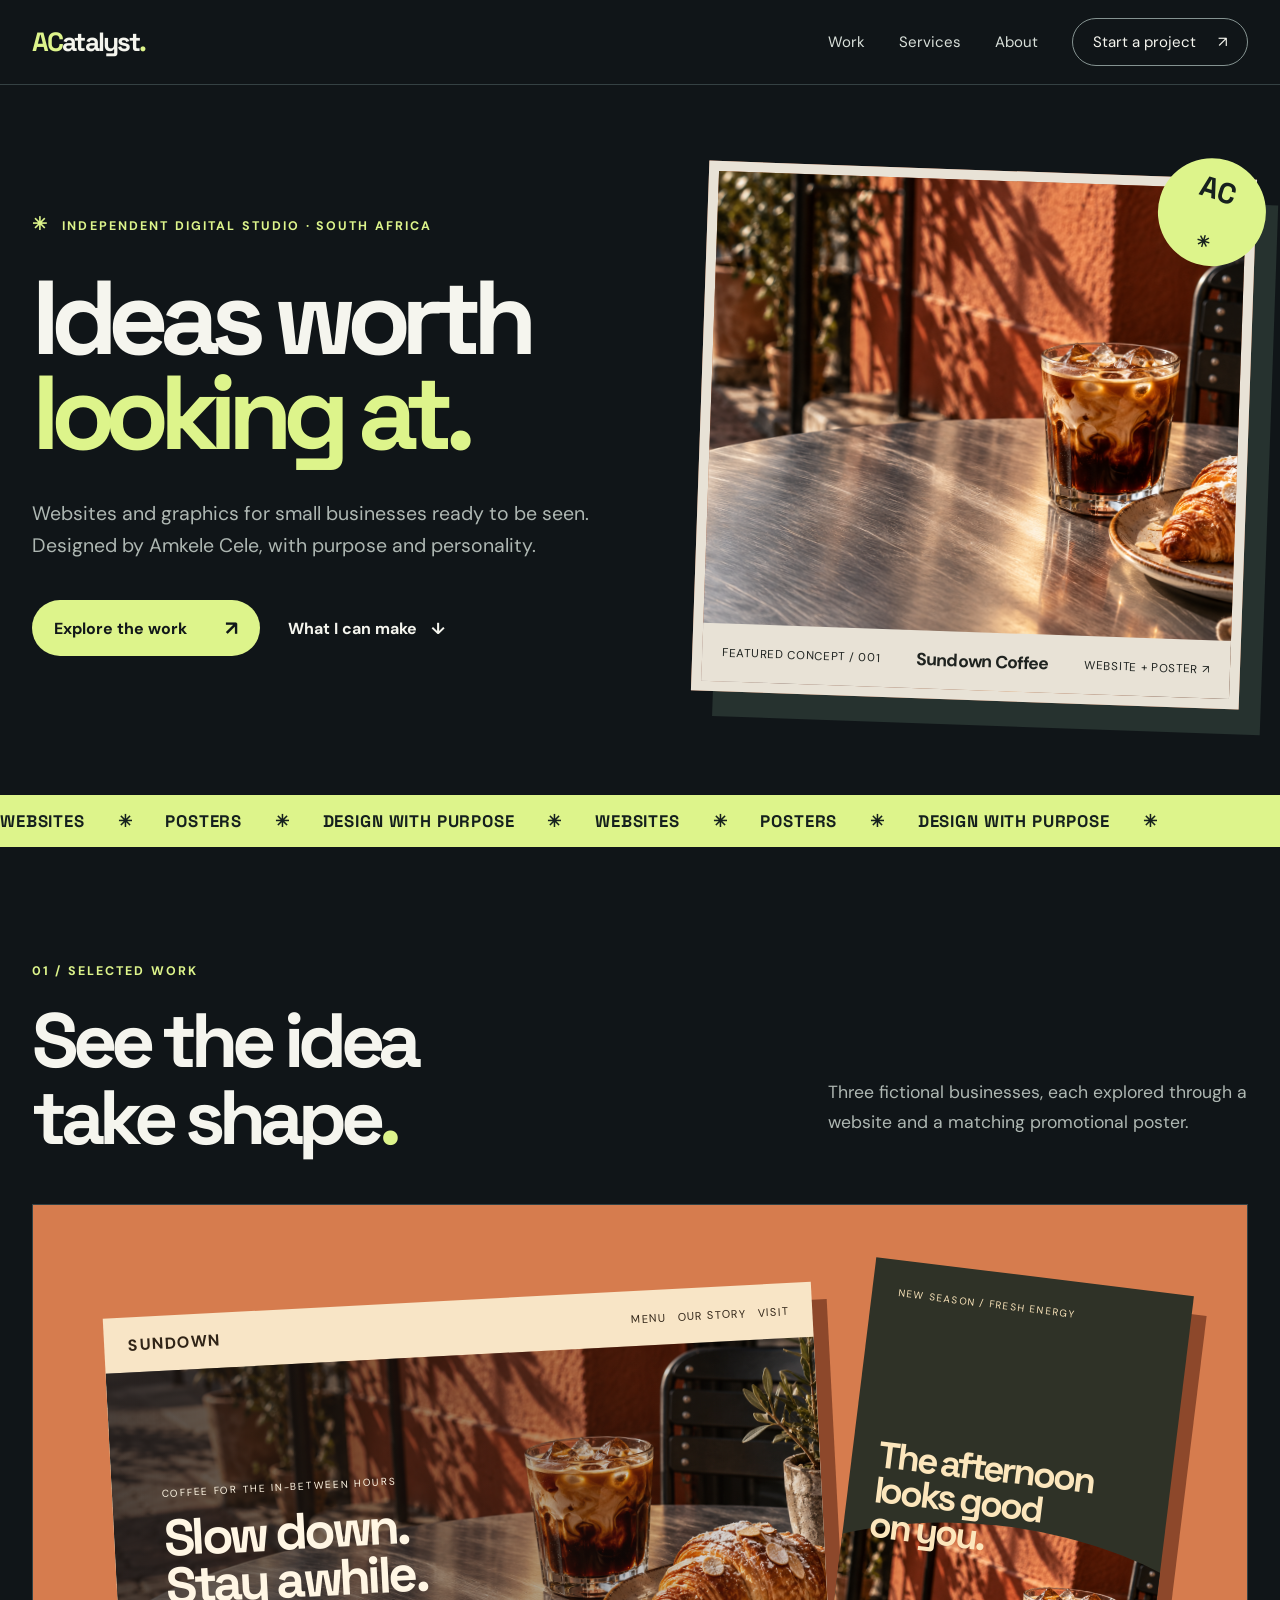
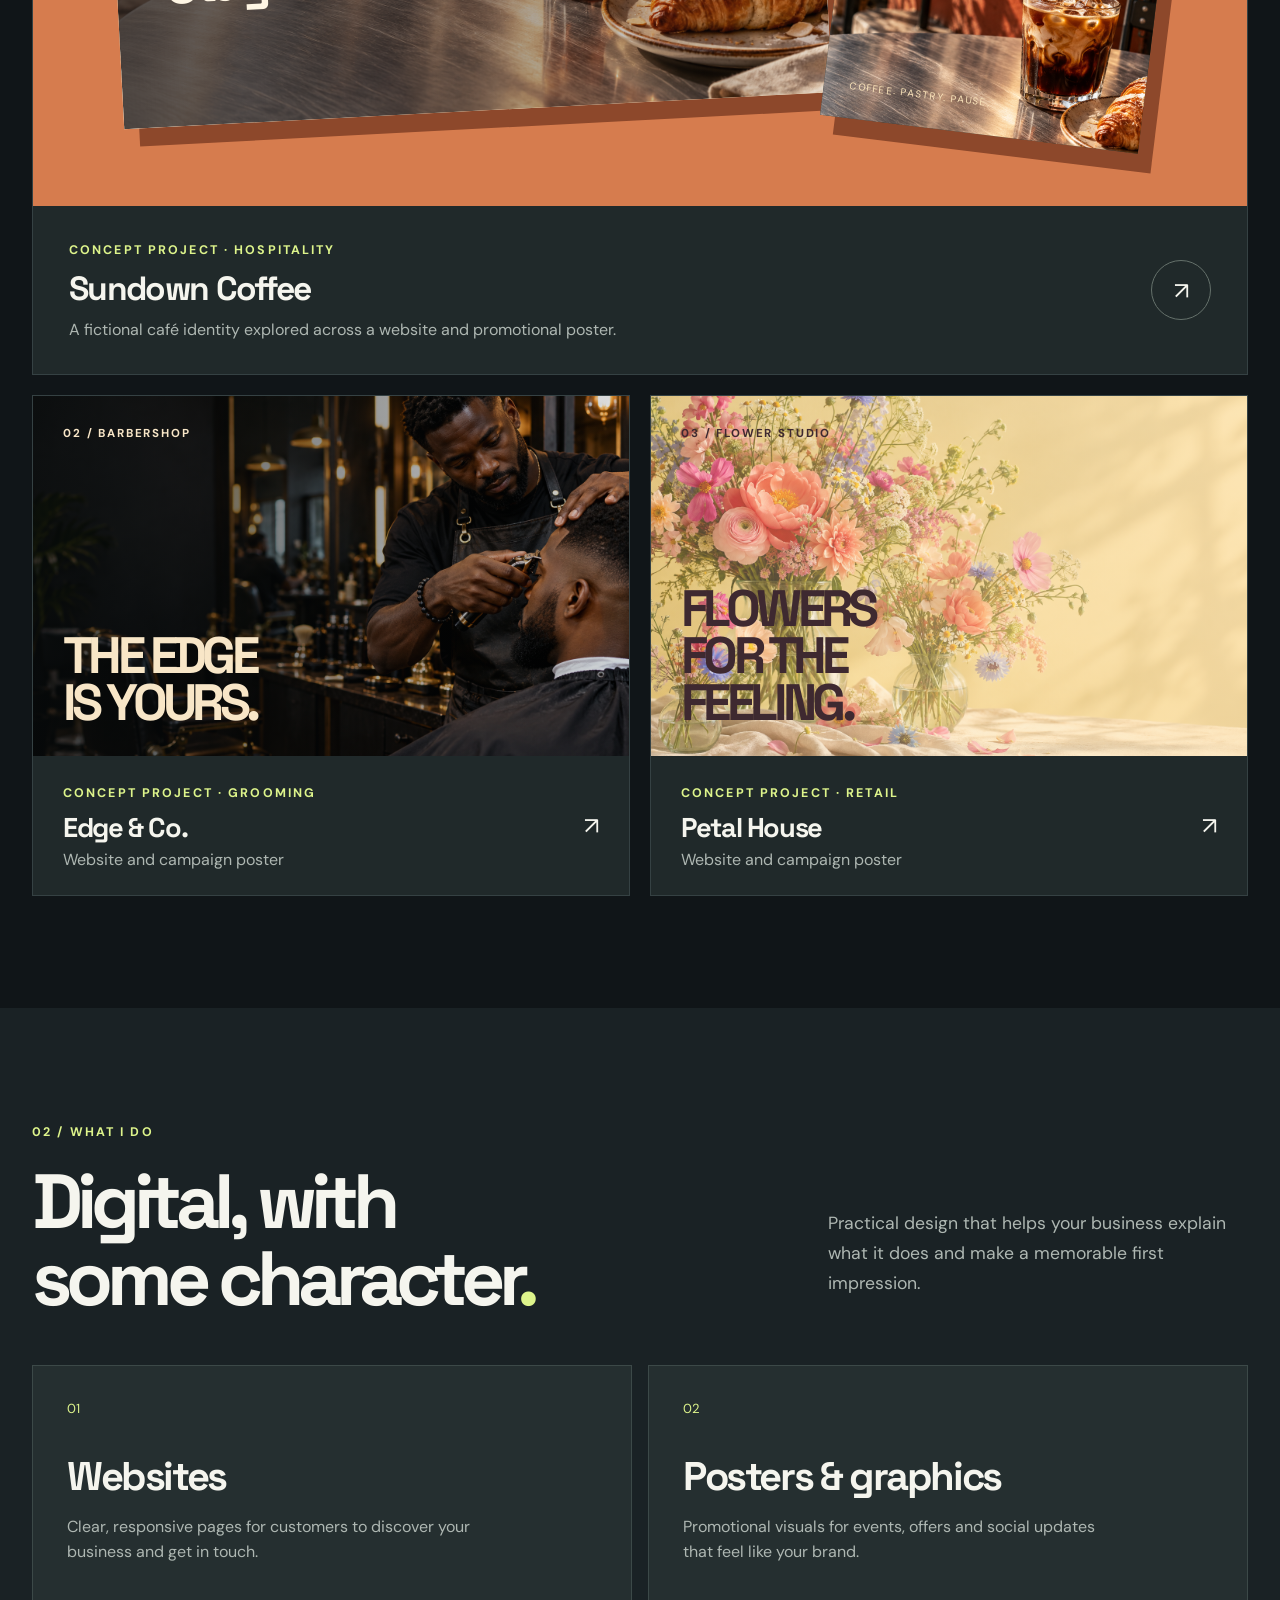
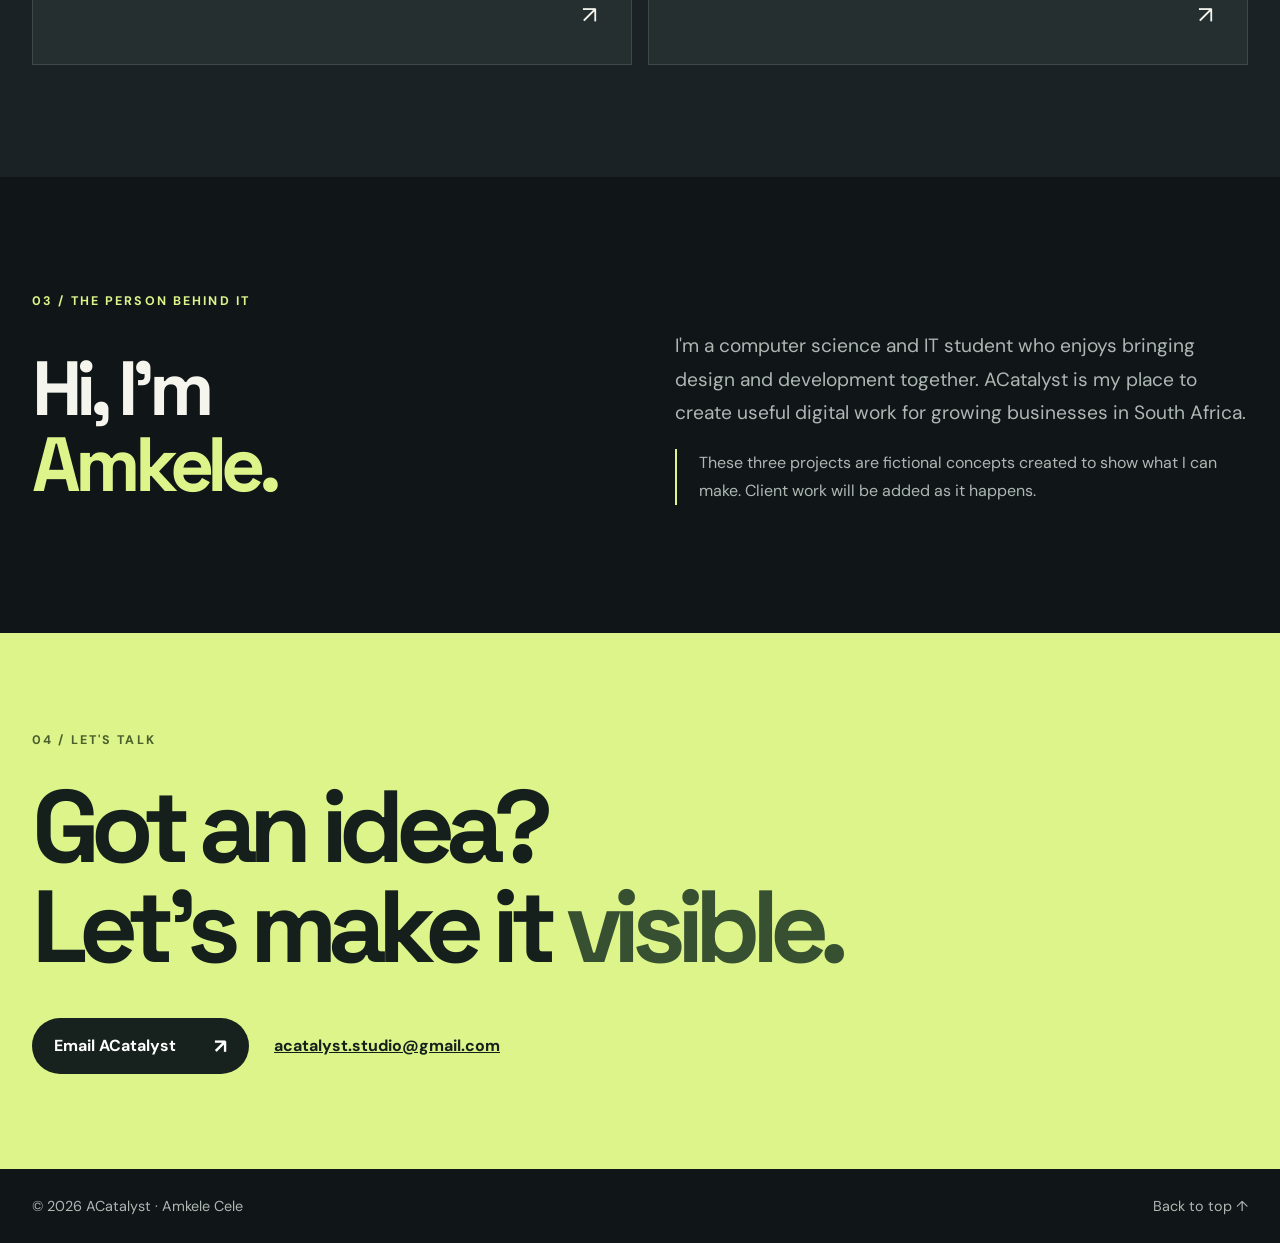
<file: index.html>
<!doctype html>
<html lang="en">
<head>
  <meta charset="utf-8"><meta name="viewport" content="width=device-width, initial-scale=1">
  <meta name="theme-color" content="#101518"><meta name="description" content="ACatalyst by Amkele Cele creates websites and promotional graphics for small businesses in South Africa. Explore a website and poster design concept.">
  <title>ACatalyst — Websites & graphic design by Amkele Cele</title>
  <link rel="icon" type="image/svg+xml" href="data:image/svg+xml,%3Csvg xmlns='http://www.w3.org/2000/svg' viewBox='0 0 64 64'%3E%3Crect width='64' height='64' rx='15' fill='%23101518'/%3E%3Cpath d='M12 46 28 18l9 16 7-12 9 24' fill='none' stroke='%23ddf48b' stroke-width='6' stroke-linejoin='round'/%3E%3C/svg%3E">
  <link rel="stylesheet" href="styles.css">
</head>
<body>
  <header class="site-header"><div class="shell nav"><a class="brand" href="#top" aria-label="ACatalyst home"><b>AC</b>atalyst<span>.</span></a><nav aria-label="Main navigation"><a href="#work">Work</a><a href="#services">Services</a><a href="#about">About</a><a class="nav-contact" href="mailto:acatalyst.studio@gmail.com?subject=Project%20enquiry">Start a project <span aria-hidden="true">↗</span></a></nav></div></header>
  <main id="top">
    <section class="hero shell"><div class="hero-copy"><div class="eyebrow"><span class="asterisk" aria-hidden="true">✳</span> Independent digital studio · South Africa</div><h1>Ideas worth<br><em>looking at.</em></h1><p>Websites and graphics for small businesses ready to be seen. Designed by Amkele Cele, with purpose and personality.</p><div class="hero-actions"><a class="pill primary" href="#work">Explore the work <span aria-hidden="true">↗</span></a><a class="text-link" href="#services">What I can make <span aria-hidden="true">↓</span></a></div></div><a class="hero-feature" href="work/sundown/" aria-label="View Sundown Coffee concept project"><div class="hero-photo"></div><div class="feature-sticker" aria-hidden="true">AC<span>✳</span></div><div class="feature-caption"><span>Featured concept / 001</span><strong>Sundown Coffee</strong><span>Website + poster ↗</span></div></a></section>
    <div class="ticker" aria-label="Websites, posters and digital design"><div>WEBSITES <span>✳</span> POSTERS <span>✳</span> DESIGN WITH PURPOSE <span>✳</span> WEBSITES <span>✳</span> POSTERS <span>✳</span> DESIGN WITH PURPOSE <span>✳</span></div></div>
    <section id="work" class="work shell"><div class="section-top"><div><span class="label">01 / Selected work</span><h2>See the idea<br>take shape<span class="lime">.</span></h2></div><p>Three fictional businesses, each explored through a website and a matching promotional poster.</p></div><div class="portfolio-grid"><a class="work-card" href="work/sundown/"><div class="work-visual"><div class="mini-site"><div class="mini-nav"><b>SUNDOWN</b><span>MENU &nbsp; OUR STORY &nbsp; VISIT</span></div><div class="mini-hero"><span>COFFEE FOR THE IN-BETWEEN HOURS</span><strong>Slow down.<br>Stay awhile.</strong></div></div><div class="mini-poster"><span>NEW SEASON / FRESH ENERGY</span><strong>The afternoon<br>looks good<br>on you.</strong><small>COFFEE. PASTRY. PAUSE.</small></div></div><div class="work-info"><div><span class="label">Concept project · Hospitality</span><h3>Sundown Coffee</h3><p>A fictional café identity explored across a website and promotional poster.</p></div><span class="round-arrow" aria-hidden="true">↗</span></div></a><div class="secondary-work"><a class="concept-card edge-card" href="work/edge/"><div class="concept-image"><span>02 / BARBERSHOP</span><strong>THE EDGE<br>IS YOURS.</strong></div><div class="concept-caption"><div><span class="label">Concept project · Grooming</span><h3>Edge & Co.</h3><p>Website and campaign poster</p></div><span aria-hidden="true">↗</span></div></a><a class="concept-card petal-card" href="work/petal/"><div class="concept-image"><span>03 / FLOWER STUDIO</span><strong>FLOWERS<br>FOR THE<br>FEELING.</strong></div><div class="concept-caption"><div><span class="label">Concept project · Retail</span><h3>Petal House</h3><p>Website and campaign poster</p></div><span aria-hidden="true">↗</span></div></a></div></div></section>
    <section id="services" class="services"><div class="shell"><div class="section-top"><div><span class="label">02 / What I do</span><h2>Digital, with<br>some character<span class="lime">.</span></h2></div><p>Practical design that helps your business explain what it does and make a memorable first impression.</p></div><div class="service-grid"><article><span class="service-number">01</span><div><h3>Websites</h3><p>Clear, responsive pages for customers to discover your business and get in touch.</p></div><span aria-hidden="true">↗</span></article><article><span class="service-number">02</span><div><h3>Posters & graphics</h3><p>Promotional visuals for events, offers and social updates that feel like your brand.</p></div><span aria-hidden="true">↗</span></article></div></div></section>
    <section id="about" class="about shell"><span class="label">03 / The person behind it</span><div class="about-grid"><h2>Hi, I'm<br><i>Amkele.</i></h2><div><p>I'm a computer science and IT student who enjoys bringing design and development together. ACatalyst is my place to create useful digital work for growing businesses in South Africa.</p><p class="about-note">These three projects are fictional concepts created to show what I can make. Client work will be added as it happens.</p></div></div></section>
    <section class="contact"><div class="shell contact-inner"><span class="label">04 / Let's talk</span><h2>Got an idea?<br>Let's make it <em>visible.</em></h2><a class="pill dark" href="mailto:acatalyst.studio@gmail.com?subject=Project%20enquiry%20for%20ACatalyst">Email ACatalyst <span aria-hidden="true">↗</span></a><a class="email" href="mailto:acatalyst.studio@gmail.com">acatalyst.studio@gmail.com</a></div></section>
  </main><footer><div class="shell foot"><span>© 2026 ACatalyst · Amkele Cele</span><a href="#top">Back to top ↑</a></div></footer>
</body>
</html>
</file>
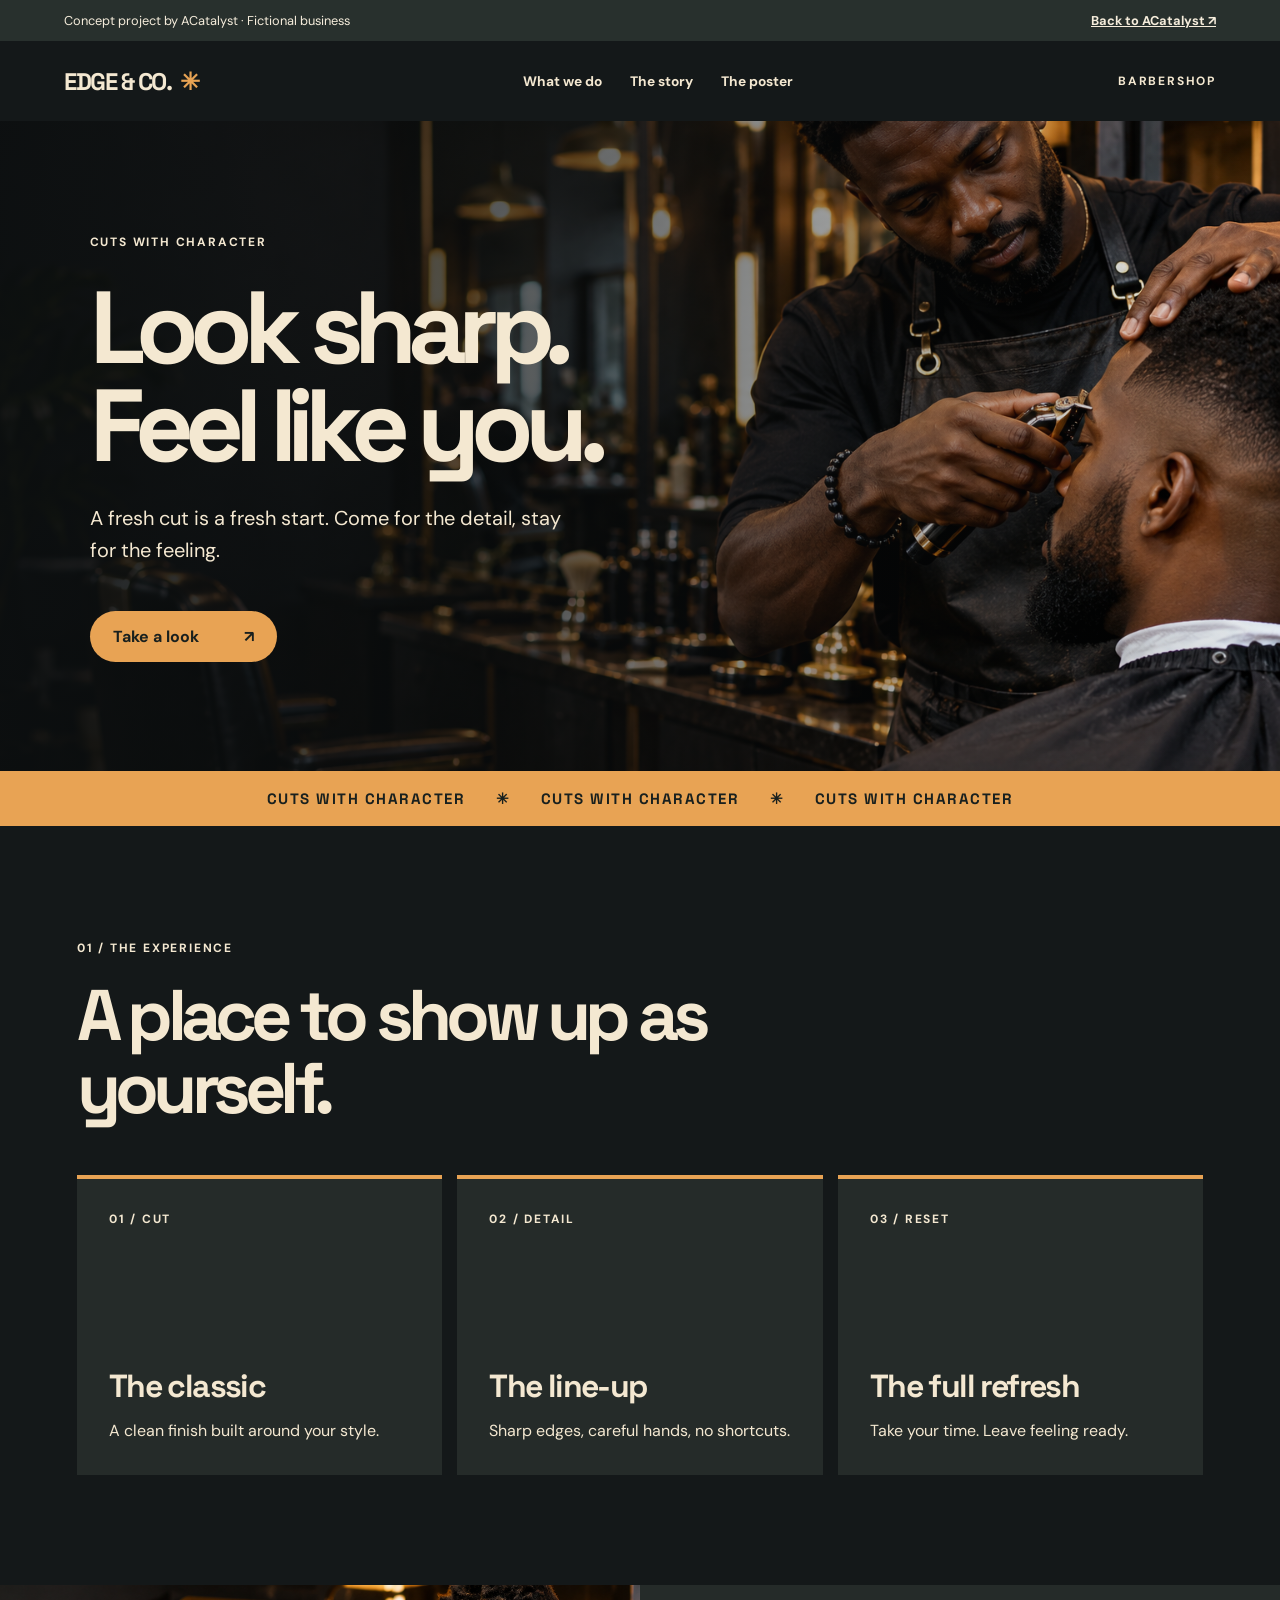
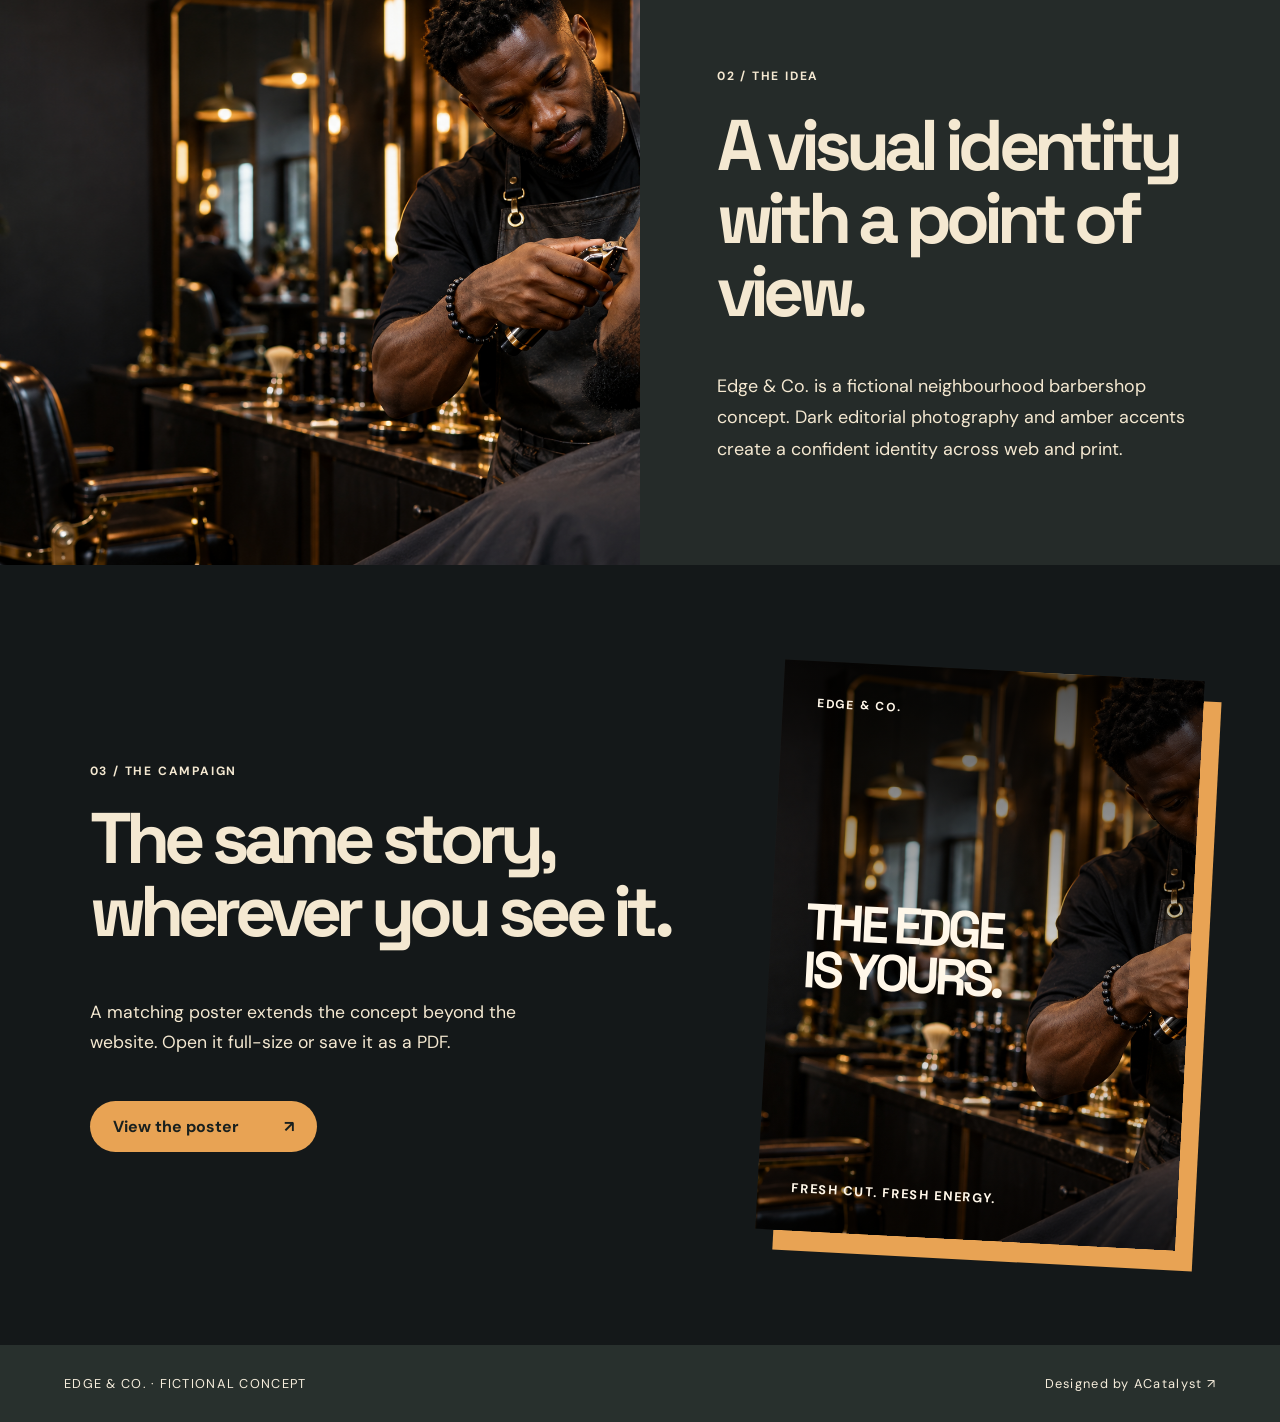
<file: work/edge/index.html>
<!doctype html><html lang="en"><head><meta charset="utf-8"><meta name="viewport" content="width=device-width, initial-scale=1"><meta name="theme-color" content="#111515"><meta name="description" content="EDGE & CO. is a fictional barbershop concept by ACatalyst, with a website and matching poster."><title>EDGE & CO. — Concept project | ACatalyst</title><link rel="stylesheet" href="../concept.css"></head><body class="edge"><div class="notice"><span>Concept project by ACatalyst · Fictional business</span><a href="../../">Back to ACatalyst ↗</a></div><header><a class="logo" href="#top">EDGE & CO.<b>✳</b></a><nav aria-label="Concept navigation"><a href="#services">What we do</a><a href="#story">The story</a><a href="#poster">The poster</a></nav><span class="header-tag">BARBERSHOP</span></header><main id="top"><section class="hero"><div class="photo" role="img" aria-label="Barbershop concept photograph"></div><div class="hero-text"><small>CUTS WITH CHARACTER</small><h1>Look sharp.<br>Feel like you.</h1><p>A fresh cut is a fresh start. Come for the detail, stay for the feeling.</p><a class="button" href="#services">Take a look <span>↗</span></a></div></section><div class="band">CUTS WITH CHARACTER <span>✳</span> CUTS WITH CHARACTER <span>✳</span> CUTS WITH CHARACTER</div><section id="services" class="services"><div class="section-heading"><small>01 / THE EXPERIENCE</small><h2>A place to show up as yourself.</h2></div><div class="cards"><article><small>01 / CUT</small><h3>The classic</h3><p>A clean finish built around your style.</p></article><article><small>02 / DETAIL</small><h3>The line-up</h3><p>Sharp edges, careful hands, no shortcuts.</p></article><article><small>03 / RESET</small><h3>The full refresh</h3><p>Take your time. Leave feeling ready.</p></article></div></section><section id="story" class="story"><div class="story-photo"></div><div class="story-text"><small>02 / THE IDEA</small><h2>A visual identity with a point of view.</h2><p>Edge & Co. is a fictional neighbourhood barbershop concept. Dark editorial photography and amber accents create a confident identity across web and print.</p></div></section><section id="poster" class="campaign"><div><small>03 / THE CAMPAIGN</small><h2>The same story, wherever you see it.</h2><p>A matching poster extends the concept beyond the website. Open it full-size or save it as a PDF.</p><a class="button" href="poster.html">View the poster <span>↗</span></a></div><a class="preview" href="poster.html" aria-label="Open the EDGE & CO. poster"><small>EDGE & CO.</small><strong>THE EDGE<br>IS YOURS.</strong><span>FRESH CUT. FRESH ENERGY.</span></a></section></main><footer><span>EDGE & CO. · FICTIONAL CONCEPT</span><a href="../../">Designed by ACatalyst ↗</a></footer></body></html>
</file>
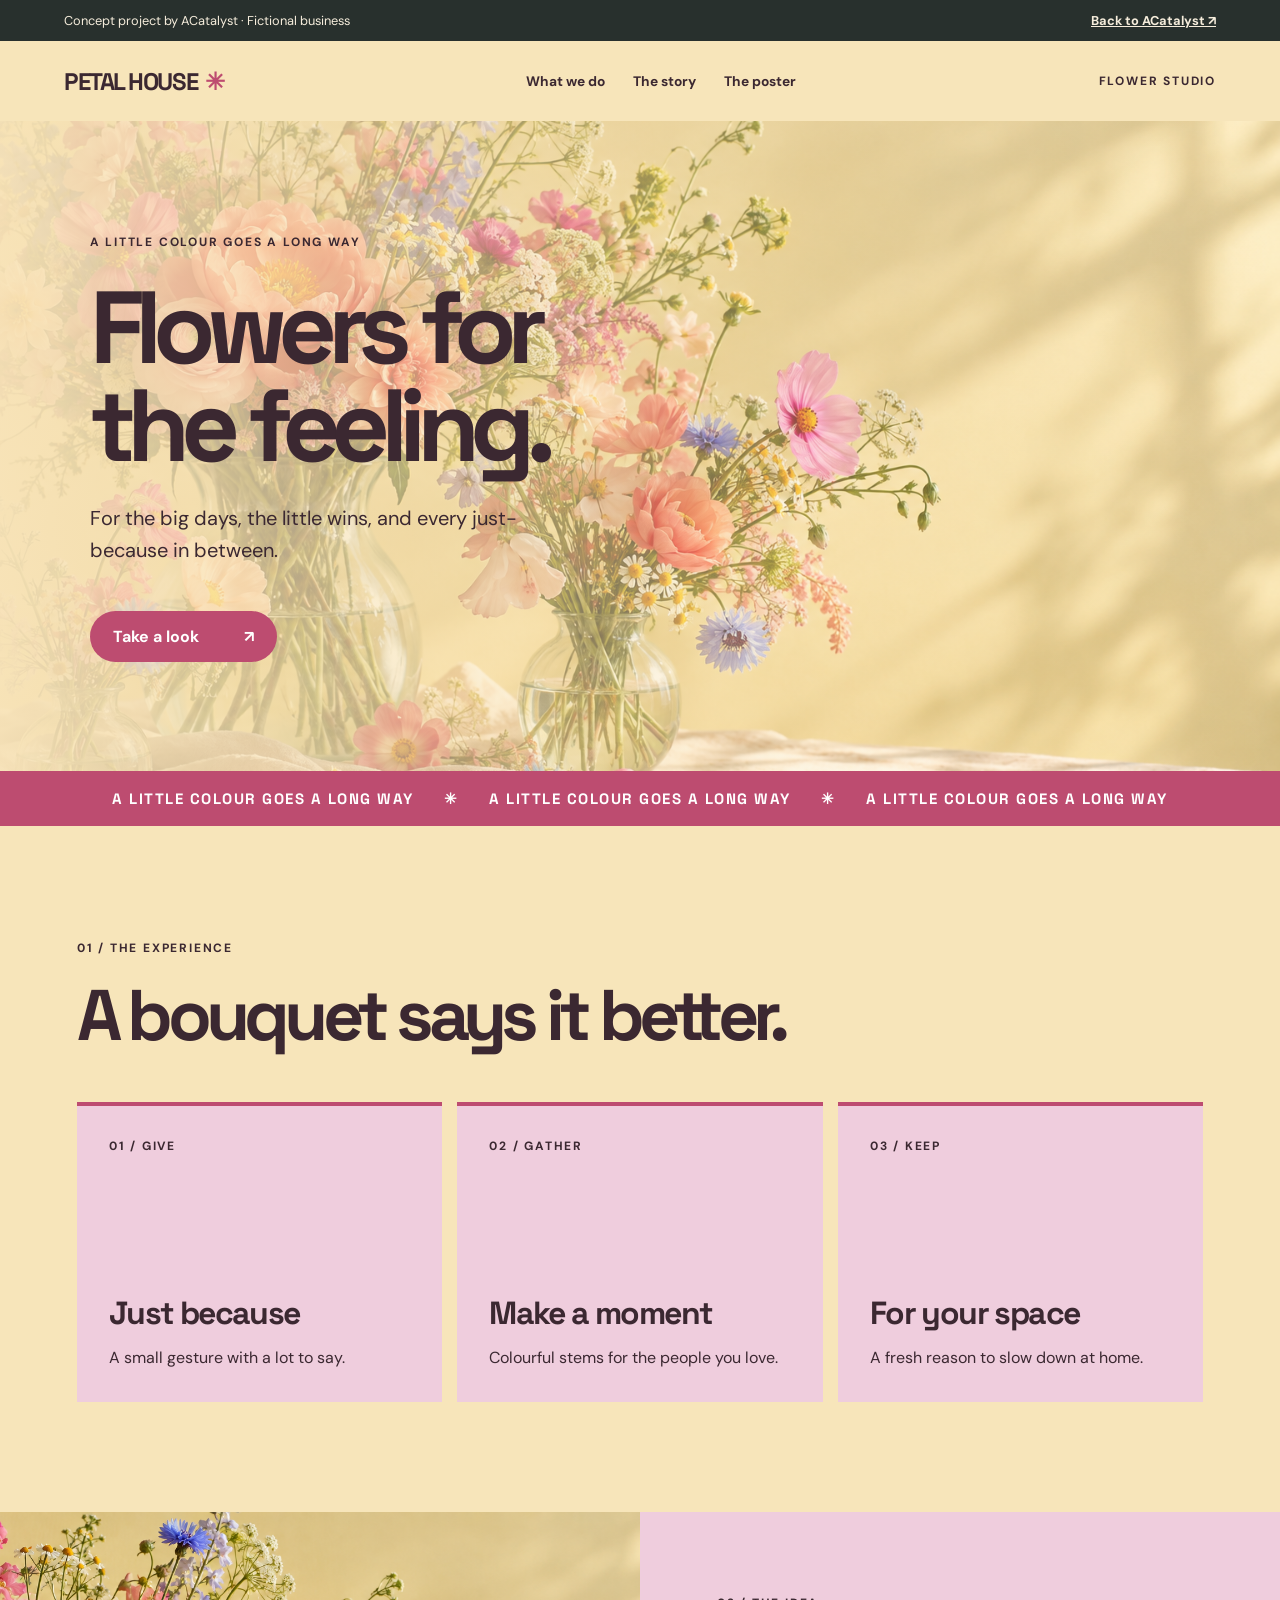
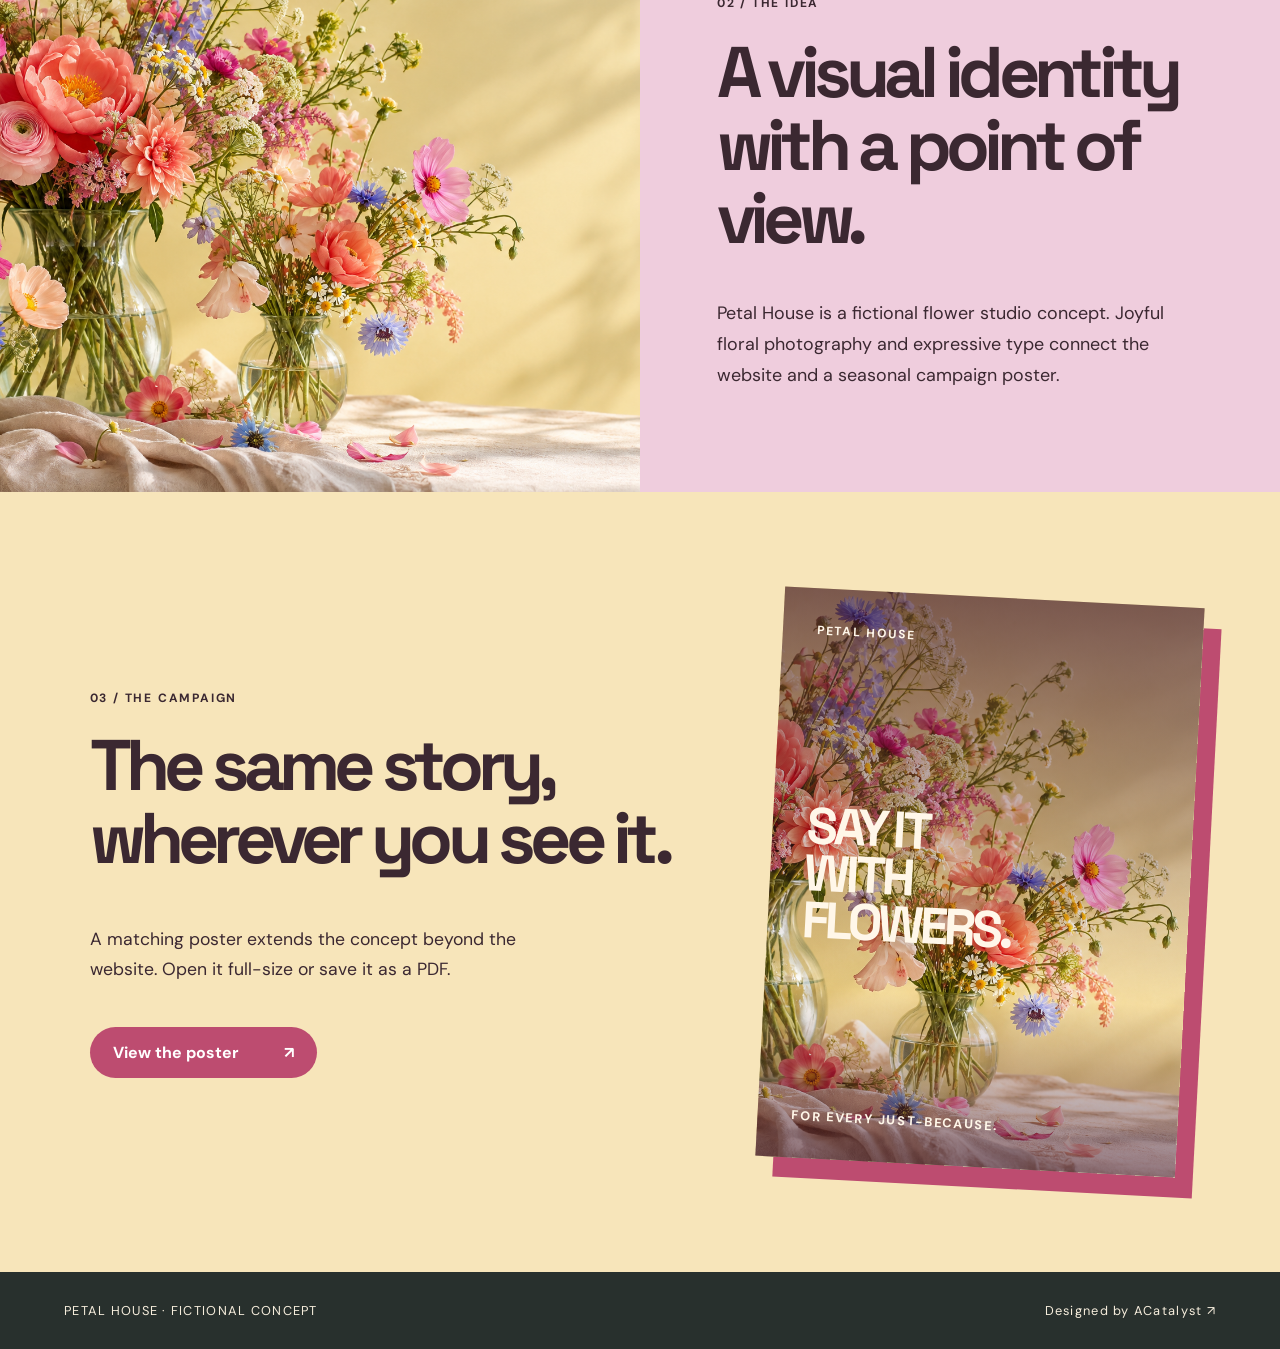
<file: work/petal/index.html>
<!doctype html><html lang="en"><head><meta charset="utf-8"><meta name="viewport" content="width=device-width, initial-scale=1"><meta name="theme-color" content="#f7e1a8"><meta name="description" content="PETAL HOUSE is a fictional flower studio concept by ACatalyst, with a website and matching poster."><title>PETAL HOUSE — Concept project | ACatalyst</title><link rel="stylesheet" href="../concept.css"></head><body class="petal"><div class="notice"><span>Concept project by ACatalyst · Fictional business</span><a href="../../">Back to ACatalyst ↗</a></div><header><a class="logo" href="#top">PETAL HOUSE<b>✳</b></a><nav aria-label="Concept navigation"><a href="#services">What we do</a><a href="#story">The story</a><a href="#poster">The poster</a></nav><span class="header-tag">FLOWER STUDIO</span></header><main id="top"><section class="hero"><div class="photo" role="img" aria-label="Flower Studio concept photograph"></div><div class="hero-text"><small>A LITTLE COLOUR GOES A LONG WAY</small><h1>Flowers for<br>the feeling.</h1><p>For the big days, the little wins, and every just-because in between.</p><a class="button" href="#services">Take a look <span>↗</span></a></div></section><div class="band">A LITTLE COLOUR GOES A LONG WAY <span>✳</span> A LITTLE COLOUR GOES A LONG WAY <span>✳</span> A LITTLE COLOUR GOES A LONG WAY</div><section id="services" class="services"><div class="section-heading"><small>01 / THE EXPERIENCE</small><h2>A bouquet says it better.</h2></div><div class="cards"><article><small>01 / GIVE</small><h3>Just because</h3><p>A small gesture with a lot to say.</p></article><article><small>02 / GATHER</small><h3>Make a moment</h3><p>Colourful stems for the people you love.</p></article><article><small>03 / KEEP</small><h3>For your space</h3><p>A fresh reason to slow down at home.</p></article></div></section><section id="story" class="story"><div class="story-photo"></div><div class="story-text"><small>02 / THE IDEA</small><h2>A visual identity with a point of view.</h2><p>Petal House is a fictional flower studio concept. Joyful floral photography and expressive type connect the website and a seasonal campaign poster.</p></div></section><section id="poster" class="campaign"><div><small>03 / THE CAMPAIGN</small><h2>The same story, wherever you see it.</h2><p>A matching poster extends the concept beyond the website. Open it full-size or save it as a PDF.</p><a class="button" href="poster.html">View the poster <span>↗</span></a></div><a class="preview" href="poster.html" aria-label="Open the PETAL HOUSE poster"><small>PETAL HOUSE</small><strong>SAY IT<br>WITH<br>FLOWERS.</strong><span>FOR EVERY JUST-BECAUSE.</span></a></section></main><footer><span>PETAL HOUSE · FICTIONAL CONCEPT</span><a href="../../">Designed by ACatalyst ↗</a></footer></body></html>
</file>
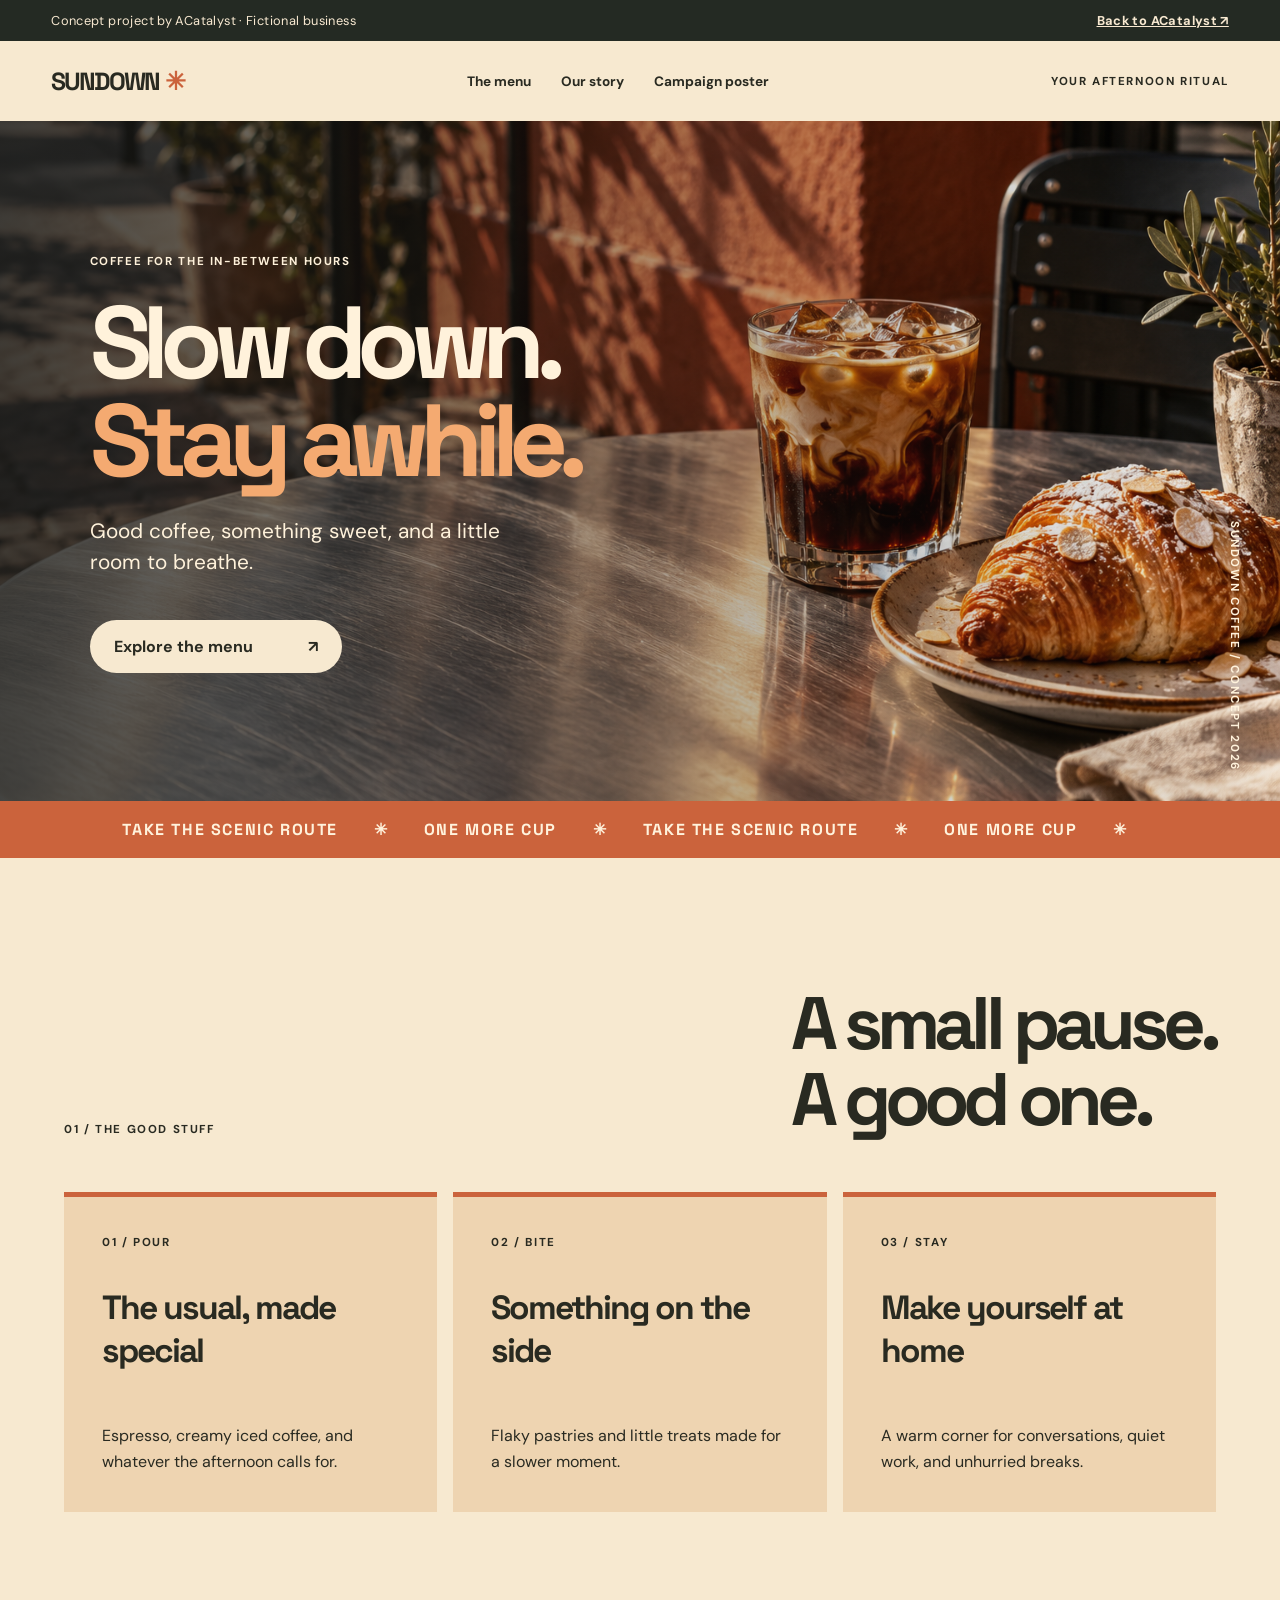
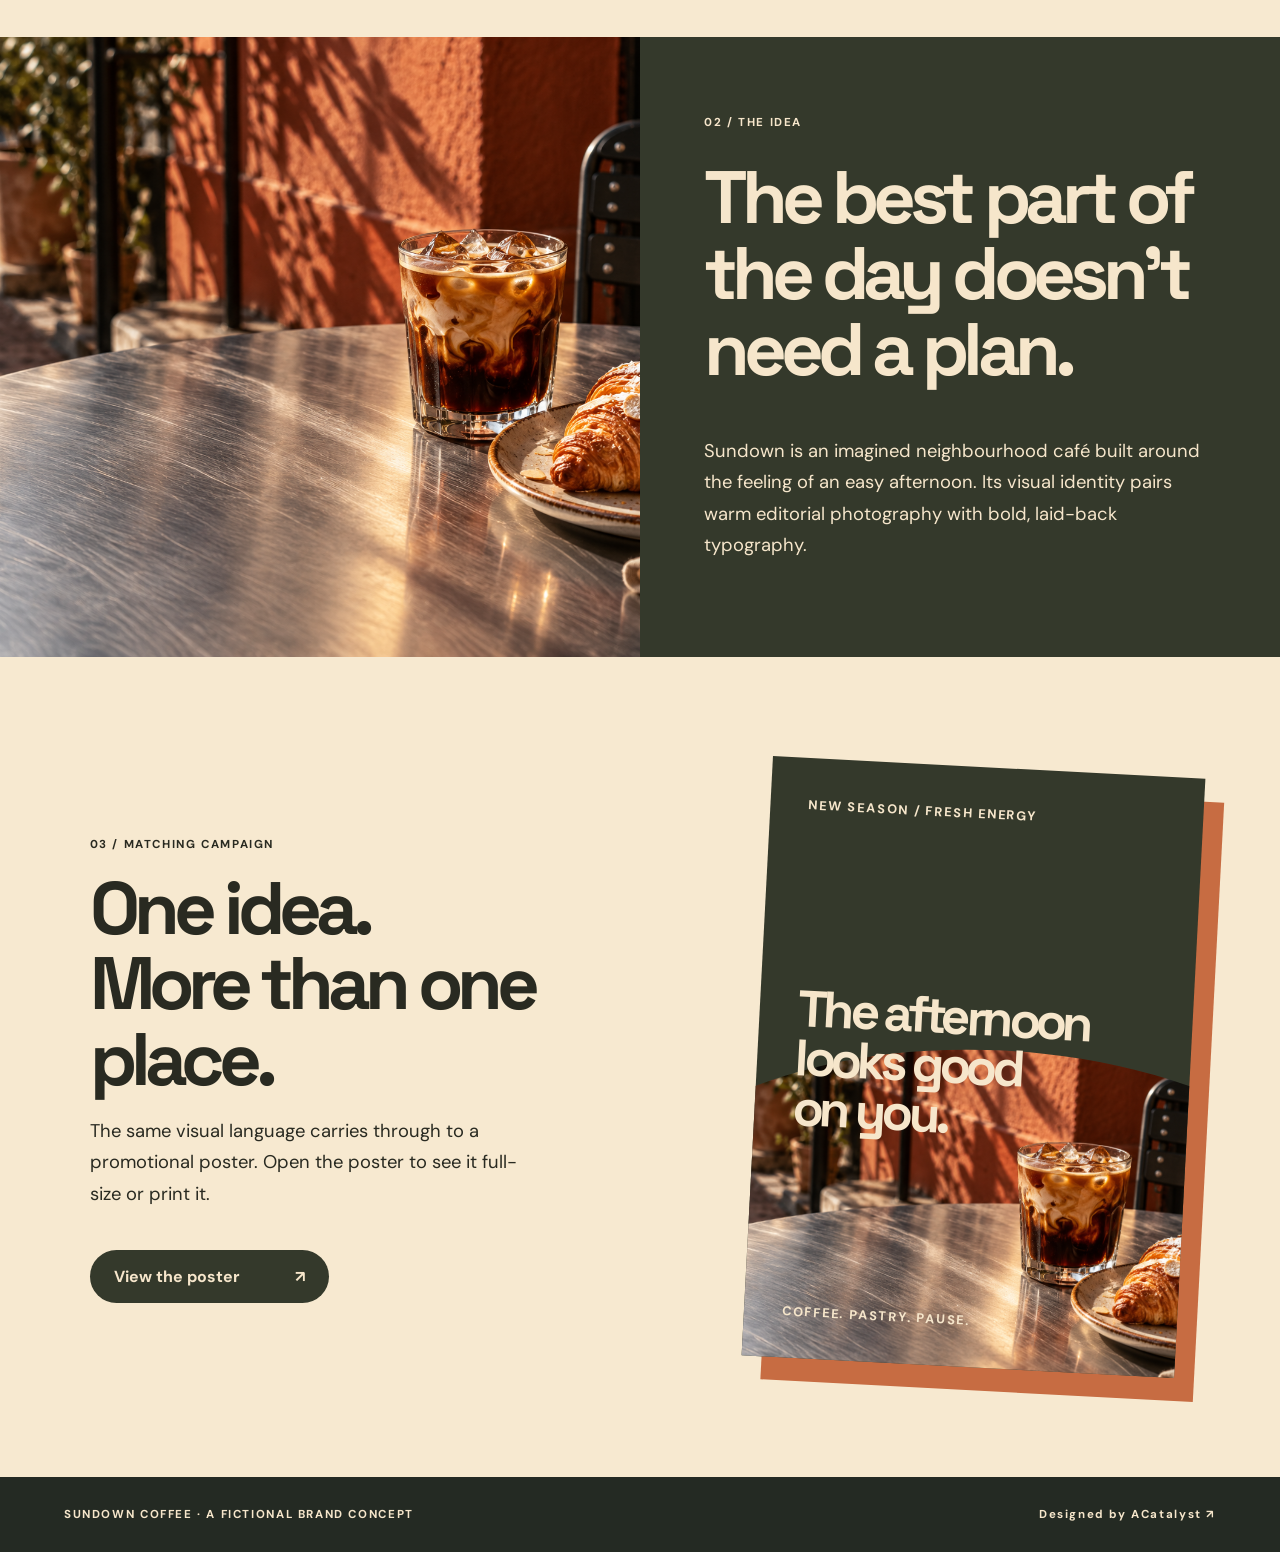
<file: work/sundown/index.html>
<!doctype html>
<html lang="en"><head><meta charset="utf-8"><meta name="viewport" content="width=device-width, initial-scale=1"><meta name="theme-color" content="#2e3025"><meta name="description" content="Sundown Coffee is a fictional café concept by ACatalyst, shown through a website and promotional poster."><title>Sundown Coffee — Concept project | ACatalyst</title><link rel="stylesheet" href="project.css"></head>
<body><div class="notice"><span>Concept project by ACatalyst · Fictional business</span><a href="../../">Back to ACatalyst ↗</a></div><header class="nav"><a class="logo" href="#top">SUNDOWN<span>✳</span></a><nav aria-label="Café concept navigation"><a href="#menu">The menu</a><a href="#story">Our story</a><a href="#poster">Campaign poster</a></nav><span class="nav-tag">YOUR AFTERNOON RITUAL</span></header><main id="top"><section class="hero"><div class="hero-image"></div><div class="hero-content"><span class="kicker">COFFEE FOR THE IN-BETWEEN HOURS</span><h1>Slow down.<br><em>Stay awhile.</em></h1><p>Good coffee, something sweet, and a little room to breathe.</p><a class="button" href="#menu">Explore the menu <span>↗</span></a></div><span class="hero-side">SUNDOWN COFFEE / CONCEPT 2026</span></section><div class="ribbon">TAKE THE SCENIC ROUTE <span>✳</span> ONE MORE CUP <span>✳</span> TAKE THE SCENIC ROUTE <span>✳</span> ONE MORE CUP <span>✳</span></div><section id="menu" class="menu"><div class="section-title"><span>01 / THE GOOD STUFF</span><h2>A small pause.<br>A good one.</h2></div><div class="menu-grid"><article><span>01 / POUR</span><h3>The usual, made special</h3><p>Espresso, creamy iced coffee, and whatever the afternoon calls for.</p></article><article><span>02 / BITE</span><h3>Something on the side</h3><p>Flaky pastries and little treats made for a slower moment.</p></article><article><span>03 / STAY</span><h3>Make yourself at home</h3><p>A warm corner for conversations, quiet work, and unhurried breaks.</p></article></div></section><section id="story" class="story"><div class="story-photo" role="img" aria-label="Iced coffee and pastry at an outdoor café table"></div><div class="story-copy"><span>02 / THE IDEA</span><h2>The best part of the day doesn't need a plan.</h2><p>Sundown is an imagined neighbourhood café built around the feeling of an easy afternoon. Its visual identity pairs warm editorial photography with bold, laid-back typography.</p></div></section><section id="poster" class="poster-section"><div><span>03 / MATCHING CAMPAIGN</span><h2>One idea.<br>More than one place.</h2><p>The same visual language carries through to a promotional poster. Open the poster to see it full-size or print it.</p><a class="button" href="poster.html">View the poster <span>↗</span></a></div><a class="poster-preview" href="poster.html" aria-label="Open the Sundown Coffee poster"><div class="poster-text"><small>NEW SEASON / FRESH ENERGY</small><strong>The afternoon<br>looks good<br>on you.</strong><span>COFFEE. PASTRY. PAUSE.</span></div></a></section></main><footer><span>SUNDOWN COFFEE · A FICTIONAL BRAND CONCEPT</span><a href="../../">Designed by ACatalyst ↗</a></footer></body></html>
</file>
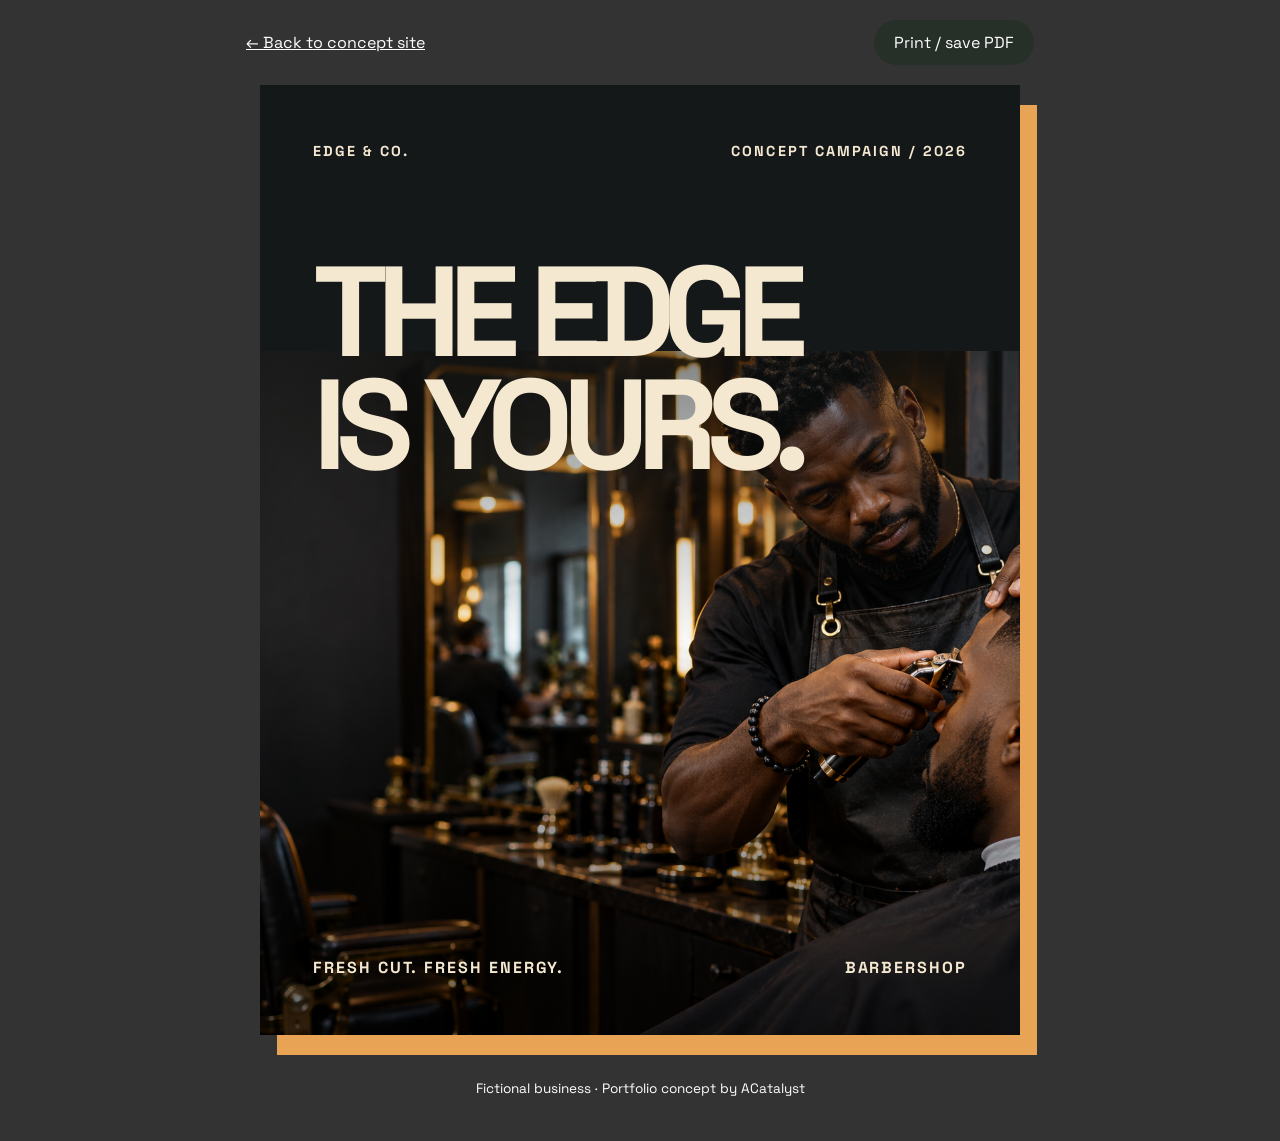
<file: work/edge/poster.html>
<!doctype html><html lang="en"><head><meta charset="utf-8"><meta name="viewport" content="width=device-width, initial-scale=1"><title>EDGE & CO. Poster — ACatalyst concept</title><link rel="stylesheet" href="../poster.css"></head><body class="edge"><div class="toolbar"><a href="./">← Back to concept site</a><button onclick="window.print()">Print / save PDF</button></div><div class="poster" role="img" aria-label="EDGE & CO. promotional poster"><div class="poster-top"><span>EDGE & CO.</span><span>CONCEPT CAMPAIGN / 2026</span></div><div class="poster-title">THE EDGE<br>IS YOURS.</div><div class="poster-bottom"><span>FRESH CUT. FRESH ENERGY.</span><span>BARBERSHOP</span></div></div><p class="note">Fictional business · Portfolio concept by ACatalyst</p></body></html>
</file>
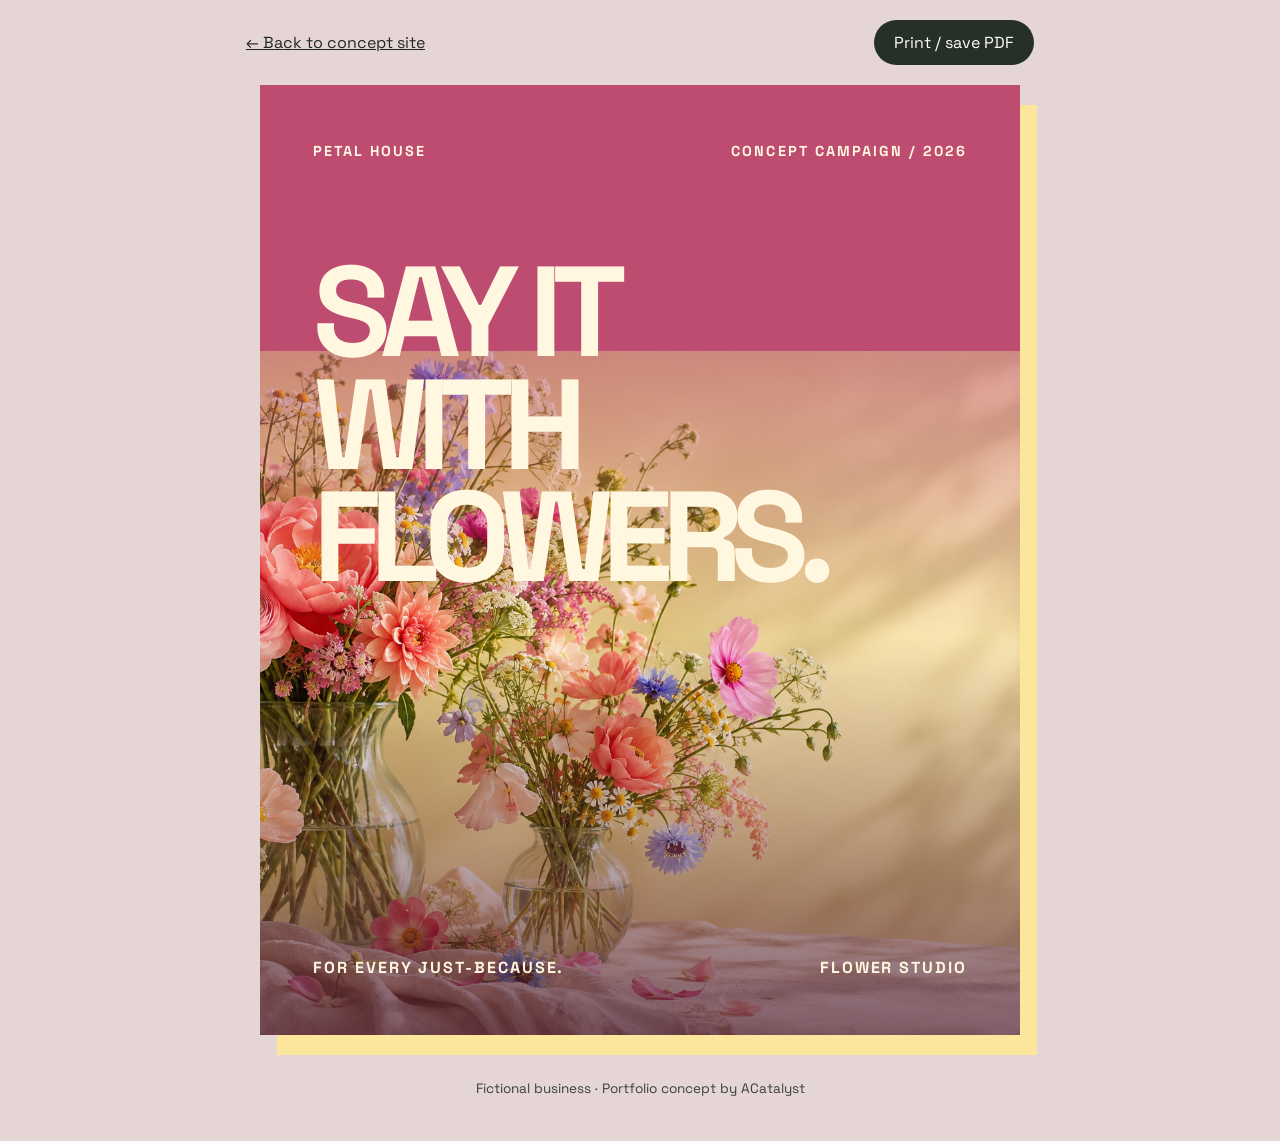
<file: work/petal/poster.html>
<!doctype html><html lang="en"><head><meta charset="utf-8"><meta name="viewport" content="width=device-width, initial-scale=1"><title>PETAL HOUSE Poster — ACatalyst concept</title><link rel="stylesheet" href="../poster.css"></head><body class="petal"><div class="toolbar"><a href="./">← Back to concept site</a><button onclick="window.print()">Print / save PDF</button></div><div class="poster" role="img" aria-label="PETAL HOUSE promotional poster"><div class="poster-top"><span>PETAL HOUSE</span><span>CONCEPT CAMPAIGN / 2026</span></div><div class="poster-title">SAY IT<br>WITH<br>FLOWERS.</div><div class="poster-bottom"><span>FOR EVERY JUST-BECAUSE.</span><span>FLOWER STUDIO</span></div></div><p class="note">Fictional business · Portfolio concept by ACatalyst</p></body></html>
</file>
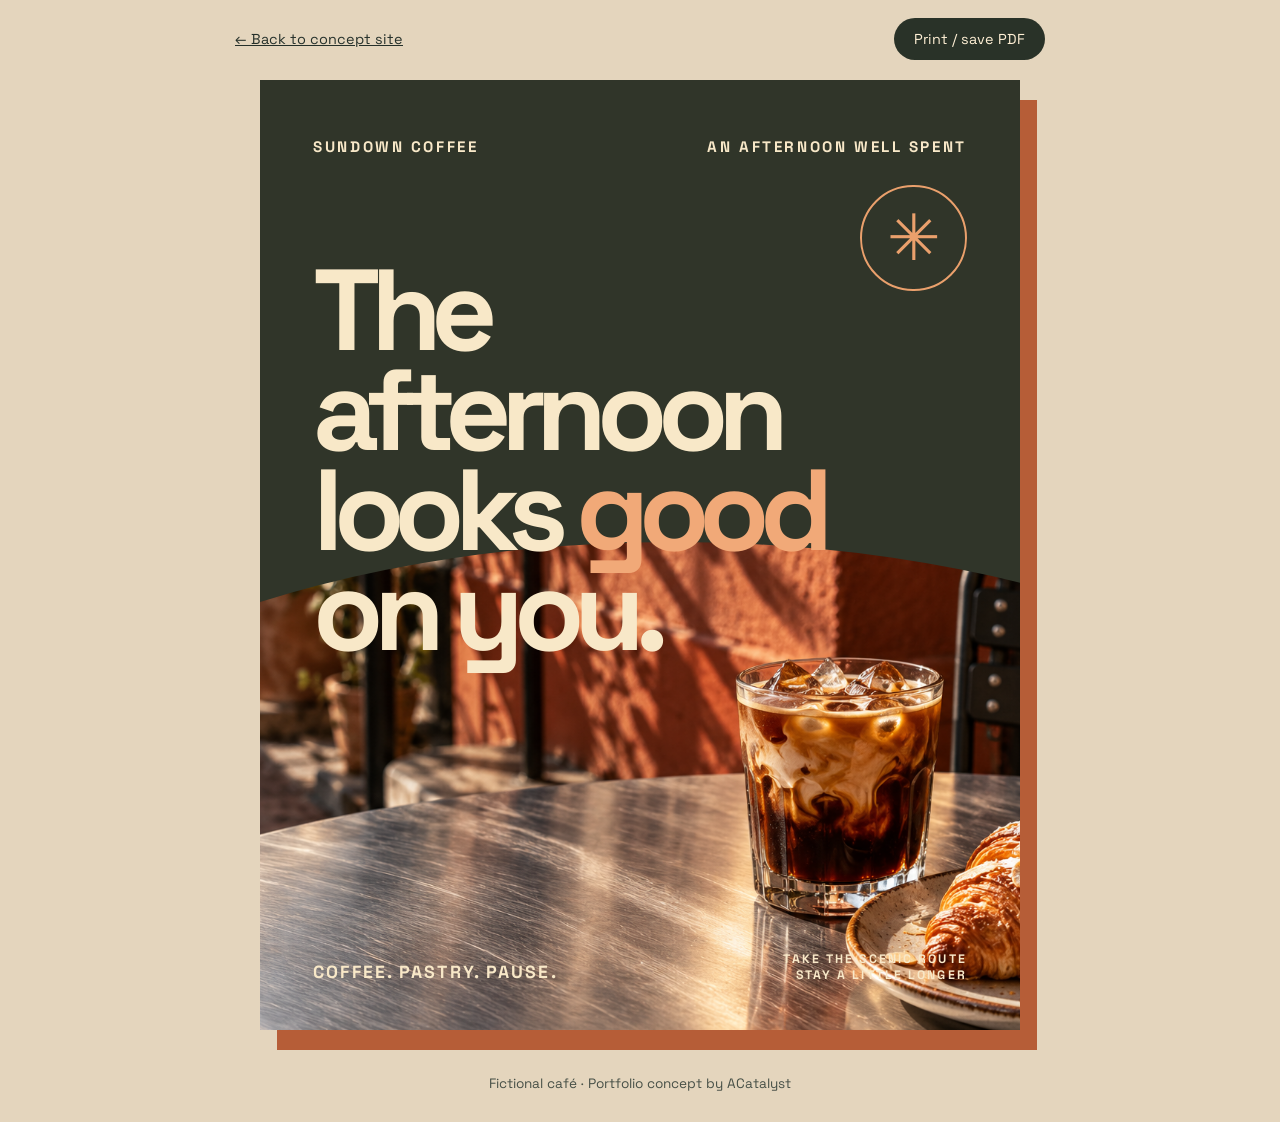
<file: work/sundown/poster.html>
<!doctype html><html lang="en"><head><meta charset="utf-8"><meta name="viewport" content="width=device-width, initial-scale=1"><title>Sundown Coffee Poster — ACatalyst concept</title><style>@import url('https://fonts.googleapis.com/css2?family=Space+Grotesk:wght@500;600;700&display=swap');*{box-sizing:border-box}body{margin:0;background:#e4d5bd;font-family:'Space Grotesk',Arial,sans-serif;color:#f8e8c8}.toolbar{display:flex;justify-content:space-between;align-items:center;gap:15px;max-width:840px;margin:18px auto;color:#25302a;font-size:.9rem;padding:0 15px}.toolbar a{color:inherit}.toolbar button{background:#293228;color:#fff0d5;border:0;border-radius:99px;padding:12px 20px;font:inherit;cursor:pointer}.poster{position:relative;width:min(calc(100vw - 30px),760px);aspect-ratio:4/5;margin:20px auto 45px;background:#303529;overflow:hidden;box-shadow:17px 20px 0 #b65d37}.poster:before{content:'';position:absolute;inset:40% -25% -12%;background:url('../../assets/sundown-cafe.png') 68% center/cover;clip-path:ellipse(66% 53% at 53% 65%)}.top,.bottom,.headline,.sun{position:absolute}.top{top:6%;left:7%;right:7%;display:flex;justify-content:space-between;font-size:clamp(.6rem,1.3vw,.95rem);letter-spacing:.17em;font-weight:700}.headline{top:19%;left:7%;right:4%;font-size:clamp(2.8rem,9.2vw,7.2rem);line-height:.87;letter-spacing:-.09em;font-weight:700}.headline i{font-style:normal;color:#f1a978}.sun{right:7%;top:11%;border:2px solid #eaa06c;border-radius:50%;width:14%;aspect-ratio:1;display:grid;place-items:center;color:#eaa06c;font-size:clamp(1.5rem,5vw,4rem)}.bottom{bottom:5%;left:7%;right:7%;display:flex;justify-content:space-between;align-items:end;font-size:clamp(.7rem,1.6vw,1.1rem);letter-spacing:.12em;font-weight:700}.bottom small{font-size:.7em;text-align:right}.disclaimer{text-align:center;color:#475047;padding-bottom:30px;font-size:.85rem}@media print{@page{size:200mm 250mm;margin:0}html,body{width:200mm;height:250mm;background:#303529;print-color-adjust:exact;-webkit-print-color-adjust:exact}.toolbar,.disclaimer{display:none}.poster{width:200mm;height:250mm;margin:0;box-shadow:none}}</style></head><body><div class="toolbar"><a href="./">← Back to concept site</a><button onclick="window.print()">Print / save PDF</button></div><div class="poster" role="img" aria-label="Sundown Coffee concept poster with iced coffee and pastry"><div class="top"><span>SUNDOWN COFFEE</span><span>AN AFTERNOON WELL SPENT</span></div><div class="sun" aria-hidden="true">✳</div><div class="headline">The<br>afternoon<br>looks <i>good</i><br>on you.</div><div class="bottom"><span>COFFEE. PASTRY. PAUSE.</span><small>TAKE THE SCENIC ROUTE<br>STAY A LITTLE LONGER</small></div></div><div class="disclaimer">Fictional café · Portfolio concept by ACatalyst</div></body></html>
</file>
<file: styles.css>
@import url('https://fonts.googleapis.com/css2?family=DM+Sans:wght@400;500;600;700&family=Space+Grotesk:wght@400;500;600;700&display=swap');
:root{--ink:#f5f5ee;--muted:#aeb7b2;--base:#101518;--panel:#1a2225;--line:#354143;--lime:#ddf48b;--orange:#d56a3c}*{box-sizing:border-box}html{scroll-behavior:smooth}body{margin:0;background:var(--base);color:var(--ink);font-family:'DM Sans',Arial,sans-serif}a{color:inherit}a:focus-visible{outline:2px solid var(--lime);outline-offset:5px}.shell{width:min(100% - 64px,1260px);margin-inline:auto}.site-header{border-bottom:1px solid var(--line);position:relative;z-index:3;background:var(--base)}.nav{min-height:84px;display:flex;align-items:center;justify-content:space-between;gap:30px}.brand{text-decoration:none;font-family:'Space Grotesk',sans-serif;font-size:1.65rem;font-weight:700;letter-spacing:-.07em}.brand b,.brand span,.lime{color:var(--lime)}nav{display:flex;align-items:center;gap:34px}nav a{text-decoration:none;color:#d8dfd9;font-size:.94rem}nav a:hover,.text-link:hover{color:var(--lime)}.nav-contact{border:1px solid #859391;border-radius:99px;padding:13px 20px;color:var(--ink)}.nav-contact span{margin-left:18px}.hero{display:grid;grid-template-columns:1fr .88fr;gap:46px;align-items:center;min-height:710px;padding-block:75px 86px}.eyebrow,.label{font-size:.78rem;font-weight:700;letter-spacing:.17em;text-transform:uppercase;color:var(--lime)}.asterisk{font-size:1.1rem;margin-right:8px}.hero h1,h2,h3{font-family:'Space Grotesk',sans-serif}.hero h1{font-size:clamp(4.5rem,8.2vw,9.2rem);letter-spacing:-.09em;line-height:.91;margin:36px 0}.hero h1 em,.contact h2 em{font-style:normal;color:var(--lime)}.hero-copy p{font-size:1.22rem;line-height:1.65;color:var(--muted);max-width:560px}.hero-actions{display:flex;align-items:center;gap:28px;margin-top:38px;flex-wrap:wrap}.pill{display:inline-flex;align-items:center;justify-content:space-between;gap:38px;min-height:56px;border-radius:100px;padding:14px 22px;text-decoration:none;font-weight:700}.primary{background:var(--lime);color:#111719}.primary:hover{background:#edffad}.pill span{font-size:1.25rem;line-height:1}.text-link{font-weight:700;text-decoration:none}.text-link span{margin-left:10px}.hero-feature{position:relative;display:block;height:530px;min-width:0;transform:rotate(2deg);text-decoration:none;border:10px solid #e8e2d6;background:#b26743;box-shadow:22px 25px 0 #26322f;transition:transform .25s ease}.hero-feature:hover{transform:rotate(0) translateY(-8px)}.hero-photo{height:100%;background:url('assets/sundown-cafe.png') center/cover}.feature-sticker{position:absolute;top:-30px;right:-20px;background:var(--lime);color:#17201e;border-radius:50%;width:108px;height:108px;display:grid;place-items:center;font-family:'Space Grotesk',sans-serif;font-weight:700;font-size:1.8rem;transform:rotate(15deg)}.feature-sticker span{font-size:1rem}.feature-caption{position:absolute;bottom:0;left:0;right:0;background:#e8e2d6;color:#1f2320;display:flex;align-items:center;justify-content:space-between;gap:10px;padding:18px 20px;font-size:.72rem;text-transform:uppercase;letter-spacing:.06em}.feature-caption strong{font-size:1.1rem;letter-spacing:-.04em;text-transform:none}.ticker{overflow:hidden;white-space:nowrap;background:var(--lime);color:#15201d;padding:15px 0;font-family:'Space Grotesk',sans-serif;font-weight:700;letter-spacing:.05em;font-size:1.05rem}.ticker div{width:max-content;animation:marquee 32s linear infinite}.ticker span{padding:0 28px}@keyframes marquee{to{transform:translateX(-50%)}}.work,.services,.about{padding-block:112px}.section-top{display:flex;justify-content:space-between;align-items:end;gap:50px;margin-bottom:48px}.section-top h2,.about h2{font-size:clamp(3.4rem,6vw,6.8rem);line-height:1;letter-spacing:-.08em;margin:22px 0 0}.section-top p{font-size:1.1rem;color:var(--muted);line-height:1.7;max-width:420px}.work-card{text-decoration:none;display:block;background:#20292a;border:1px solid var(--line);overflow:hidden}.work-visual{height:clamp(400px,47vw,620px);background:#d67c4e;display:flex;align-items:center;justify-content:center;gap:25px;padding:50px 35px;overflow:hidden}.mini-site{background:#f8e5c6;color:#302417;width:62%;height:82%;box-shadow:15px 18px 0 #8d482b;transform:rotate(-3deg);overflow:hidden}.mini-nav{height:55px;display:flex;justify-content:space-between;align-items:center;padding:0 24px;font-size:.69rem;letter-spacing:.1em}.mini-nav b{font-size:1rem}.mini-hero{height:calc(100% - 55px);padding:8% 7%;background:linear-gradient(90deg,rgba(31,23,19,.78),rgba(31,23,19,.07)),url('assets/sundown-cafe.png') center/cover;color:#fff6e4;display:flex;flex-direction:column;justify-content:center}.mini-hero span{font-size:.63rem;letter-spacing:.17em}.mini-hero strong{font-family:'Space Grotesk',sans-serif;font-size:clamp(2rem,4vw,5rem);letter-spacing:-.07em;line-height:.95;margin-top:15px}.mini-poster{background:#2f3227;color:#fce6bc;width:28%;height:92%;transform:rotate(7deg);padding:26px;box-shadow:15px 18px 0 #8d482b;display:flex;flex-direction:column;justify-content:space-between;overflow:hidden;position:relative}.mini-poster:before{content:'';position:absolute;inset:42% -20% -20%;background:url('assets/sundown-cafe.png') 70% center/cover;clip-path:ellipse(70% 54% at 50% 70%)}.mini-poster span,.mini-poster small{z-index:1;font-size:.62rem;letter-spacing:.13em}.mini-poster strong{z-index:1;font-family:'Space Grotesk',sans-serif;font-size:clamp(1.5rem,2.9vw,3.6rem);letter-spacing:-.08em;line-height:.95}.work-info{display:flex;justify-content:space-between;align-items:center;gap:20px;padding:32px 36px}.work-info h3{font-size:2.1rem;letter-spacing:-.05em;margin:8px 0}.work-info p{color:var(--muted);margin:0;line-height:1.5}.round-arrow{width:60px;height:60px;display:grid;place-items:center;border:1px solid #65716b;border-radius:50%;font-size:1.5rem;flex-shrink:0}.work-card:hover .round-arrow{background:var(--lime);color:#101518}.services{background:#1a2225}.service-grid{display:grid;grid-template-columns:1fr 1fr;gap:16px}.service-grid article{min-height:300px;padding:34px;background:#252f30;border:1px solid #3c4948;display:flex;flex-direction:column;justify-content:space-between}.service-number{color:var(--lime);font-size:.82rem}.service-grid article>span:last-child{align-self:flex-end;font-size:1.5rem}.service-grid h3{font-size:2.5rem;letter-spacing:-.06em;margin:0 0 12px}.service-grid p{color:var(--muted);line-height:1.6;max-width:440px;margin:0}.about-grid{display:grid;grid-template-columns:1fr 1fr;gap:70px;align-items:center}.about h2 i{font-style:normal;color:var(--lime)}.about p{font-size:1.2rem;line-height:1.75;color:var(--muted)}.about-note{font-size:1rem!important;border-left:2px solid var(--lime);padding-left:22px}.contact{background:var(--lime);color:#15201d;padding:95px 0}.contact .label{color:#4b602d}.contact h2{font-family:'Space Grotesk',sans-serif;font-size:clamp(3.7rem,8vw,8rem);letter-spacing:-.085em;line-height:.98;margin:28px 0 40px}.contact h2 em{color:#365031}.dark{background:#17211d;color:#fff}.dark:hover{background:#344338}.email{display:inline-block;margin-left:25px;font-weight:700}footer{padding:28px 0;color:var(--muted);font-size:.9rem}.foot{display:flex;justify-content:space-between;gap:20px}.foot a{text-decoration:none}footer a:hover{color:var(--lime)}
@media(max-width:900px){.hero{grid-template-columns:1fr;min-height:0}.hero-feature{width:min(100%,600px);height:450px;margin:20px auto 0}.hero h1{font-size:clamp(4.8rem,11vw,8rem)}.work-visual{height:460px}.section-top{align-items:start;flex-direction:column;gap:15px}.section-top p{max-width:600px}}@media(max-width:620px){.shell{width:min(100% - 36px,1260px)}.nav{min-height:70px}.brand{font-size:1.4rem}nav{gap:10px}nav>a:not(.nav-contact){display:none}.nav-contact{padding:10px 13px;font-size:.8rem}.nav-contact span{margin-left:4px}.hero{padding:70px 0}.hero h1{font-size:clamp(3.7rem,15vw,6rem);margin:28px 0}.hero-copy p{font-size:1.07rem}.hero-feature{height:370px;border-width:7px;box-shadow:12px 14px 0 #26322f}.feature-sticker{width:75px;height:75px;font-size:1.2rem;right:-8px}.feature-caption{padding:12px;font-size:.55rem}.feature-caption strong{font-size:.83rem}.ticker{font-size:.82rem}.work,.services,.about{padding-block:76px}.section-top h2,.about h2{font-size:clamp(3rem,13vw,5rem)}.work-visual{height:340px;padding:25px 12px;gap:8px}.mini-site{width:67%;height:76%;box-shadow:7px 9px 0 #8d482b}.mini-nav{height:32px;padding:0 9px;font-size:.35rem}.mini-nav b{font-size:.6rem}.mini-hero{height:calc(100% - 32px)}.mini-hero strong{font-size:1.85rem}.mini-hero span{font-size:.38rem}.mini-poster{height:83%;width:30%;padding:12px;box-shadow:7px 9px 0 #8d482b}.mini-poster strong{font-size:1.24rem}.mini-poster span,.mini-poster small{font-size:.36rem}.work-info{padding:24px}.work-info h3{font-size:1.7rem}.round-arrow{width:44px;height:44px}.service-grid,.about-grid{grid-template-columns:1fr;gap:14px}.service-grid article{min-height:240px}.about-grid{gap:20px}.contact{padding:75px 0}.contact h2{font-size:clamp(3.3rem,12vw,5rem)}.email{display:block;margin:25px 0 0}.foot{flex-direction:column}}@media(prefers-reduced-motion:reduce){html{scroll-behavior:auto}.ticker div{animation:none}.hero-feature{transition:none}}
.portfolio-grid{display:grid;gap:20px}.secondary-work{display:grid;grid-template-columns:1fr 1fr;gap:20px}.concept-card{display:block;text-decoration:none;background:#20292a;border:1px solid var(--line);overflow:hidden}.concept-image{height:360px;background-size:cover;background-position:center;display:flex;flex-direction:column;justify-content:space-between;padding:30px;transition:background-size .25s}.concept-image span{font-size:.72rem;letter-spacing:.16em;font-weight:700}.concept-image strong{font-family:'Space Grotesk',sans-serif;font-size:clamp(2.6rem,4vw,5rem);letter-spacing:-.09em;line-height:.91}.edge-card .concept-image{background-image:linear-gradient(90deg,rgba(8,11,12,.78),rgba(8,11,12,.1)),url('assets/edge-barber.png');color:#f8e6c7}.petal-card .concept-image{background-image:linear-gradient(90deg,rgba(252,223,168,.25),rgba(252,223,168,.65)),url('assets/petal-flowers.png');color:#3e2930}.concept-caption{display:flex;justify-content:space-between;align-items:center;gap:15px;padding:25px 30px}.concept-caption h3{font-size:1.7rem;letter-spacing:-.05em;margin:8px 0 4px}.concept-caption p{color:var(--muted);margin:0}.concept-caption>span{font-size:1.5rem}.concept-card:hover .concept-caption>span{color:var(--lime)}@media(max-width:700px){.secondary-work{grid-template-columns:1fr}.concept-image{height:320px}.concept-image strong{font-size:3.6rem}}
</file>
<file: work/concept.css>
@import url('https://fonts.googleapis.com/css2?family=DM+Sans:wght@400;500;600;700&family=Space+Grotesk:wght@400;500;600;700&display=swap');*{box-sizing:border-box}html{scroll-behavior:smooth}body{margin:0;font-family:'DM Sans',Arial,sans-serif}body.edge{--bg:#141819;--ink:#f4e8d1;--accent:#e8a354;--card:#252b29;--image:url('../assets/edge-barber.png');background:var(--bg);color:var(--ink)}body.petal{--bg:#f7e5ba;--ink:#3b2831;--accent:#bd4c70;--card:#efcddd;--image:url('../assets/petal-flowers.png');background:var(--bg);color:var(--ink)}a{color:inherit}a:focus-visible{outline:3px solid var(--accent);outline-offset:4px}.notice{display:flex;justify-content:space-between;gap:15px;padding:12px 5%;background:#28302d;color:#f6eddc;font-size:.8rem}.notice a{font-weight:700}header{height:80px;display:flex;align-items:center;justify-content:space-between;gap:25px;padding:0 5%}.logo{text-decoration:none;font-family:'Space Grotesk';font-size:1.5rem;font-weight:700;letter-spacing:-.06em}.logo b{color:var(--accent);margin-left:8px}nav{display:flex;gap:28px}nav a{text-decoration:none;font-weight:700;font-size:.86rem}.header-tag,small{font-size:.75rem;letter-spacing:.15em;font-weight:700}.hero{min-height:650px;position:relative;display:flex;align-items:center;overflow:hidden}.photo{position:absolute;inset:0;background:var(--image) center/cover}.edge .photo:after{content:'';position:absolute;inset:0;background:linear-gradient(90deg,rgba(12,15,16,.95),rgba(12,15,16,.65) 44%,transparent)}.petal .photo:after{content:'';position:absolute;inset:0;background:linear-gradient(90deg,rgba(249,229,187,.95),rgba(249,229,187,.3) 65%,transparent)}.hero-text{position:relative;padding:75px 7%;max-width:950px}.hero h1,h2,h3,.preview strong{font-family:'Space Grotesk',sans-serif}.hero h1{font-size:clamp(4rem,8vw,8rem);letter-spacing:-.09em;line-height:.95;margin:28px 0;max-width:850px}.hero p{font-size:1.25rem;line-height:1.6;max-width:480px}.button{display:inline-flex;align-items:center;justify-content:space-between;gap:45px;background:var(--accent);color:#19201e;border-radius:50px;text-decoration:none;padding:15px 23px;font-weight:700;margin-top:25px}.petal .button{color:white}.button:hover{filter:brightness(1.12)}.band{padding:18px;background:var(--accent);color:#19201e;font-family:'Space Grotesk';font-size:.94rem;letter-spacing:.1em;text-align:center;font-weight:700;white-space:nowrap;overflow:hidden}.petal .band{color:white}.band span{margin:0 25px}.services{padding:110px 6%}.section-heading{max-width:850px}.section-heading h2,.story h2,.campaign h2{font-size:clamp(3rem,5.6vw,6rem);letter-spacing:-.08em;line-height:1.02;margin:22px 0 50px}.cards{display:grid;grid-template-columns:repeat(3,1fr);gap:15px}.cards article{min-height:300px;background:var(--card);padding:32px;display:flex;flex-direction:column;justify-content:space-between;border-top:4px solid var(--accent)}.cards h3{font-size:2rem;letter-spacing:-.05em;margin:auto 0 12px}.cards p{line-height:1.6;margin:0}.story{display:grid;grid-template-columns:1fr 1fr;background:var(--card)}.story-photo{min-height:580px;background:var(--image) center/cover}.story-text{padding:12%;display:flex;flex-direction:column;justify-content:center}.story h2{margin:25px 0}.story p{font-size:1.12rem;line-height:1.75;max-width:490px}.campaign{padding:105px 7%;display:grid;grid-template-columns:1fr .7fr;gap:80px;align-items:center}.campaign p{max-width:480px;font-size:1.1rem;line-height:1.7}.preview{height:570px;background:var(--image) center/cover;display:flex;flex-direction:column;justify-content:space-between;padding:34px;text-decoration:none;position:relative;isolation:isolate;transform:rotate(3deg);box-shadow:18px 20px 0 var(--accent);transition:transform .25s}.preview:hover{transform:rotate(0)}.preview:before{content:'';position:absolute;inset:0;z-index:-1;background:linear-gradient(180deg,rgba(0,0,0,.7),transparent 65%,rgba(0,0,0,.5))}.petal .preview:before{background:linear-gradient(180deg,rgba(71,31,47,.65),transparent 70%,rgba(71,31,47,.6))}.preview{color:#fff7e9}.preview strong{font-size:clamp(2.7rem,4vw,5rem);line-height:.92;letter-spacing:-.08em}.preview span{font-size:.8rem;letter-spacing:.13em;font-weight:700}footer{padding:30px 5%;display:flex;justify-content:space-between;gap:20px;background:#28302d;color:#f6eddc;font-size:.8rem;letter-spacing:.1em}footer a{text-decoration:none}@media(max-width:800px){.header-tag{display:none}.cards{grid-template-columns:1fr}.cards article{min-height:220px}.story,.campaign{grid-template-columns:1fr}.story-photo{min-height:400px}.story-text{padding:70px 6%}.campaign{gap:60px}.preview{max-width:460px;width:90%;margin:auto}}@media(max-width:550px){header{height:65px}.logo{font-size:1.15rem}nav{gap:10px}nav a{font-size:.68rem}.notice{font-size:.68rem}.hero{min-height:610px}.photo{background-position:65% center}.hero-text{padding:65px 6%}.hero h1{font-size:clamp(3.6rem,14vw,5.5rem)}.hero p{font-size:1.05rem}.services,.campaign{padding:75px 5%}.section-heading h2,.story h2,.campaign h2{font-size:3.3rem}.cards article{padding:27px}.preview{height:500px}footer{flex-direction:column}}@media(prefers-reduced-motion:reduce){html{scroll-behavior:auto}.preview{transition:none}}
</file>
<file: work/sundown/project.css>
@import url('https://fonts.googleapis.com/css2?family=DM+Sans:wght@400;500;600;700&family=Space+Grotesk:wght@400;500;600;700&display=swap');:root{--cream:#f7e9d0;--ink:#292a21;--burnt:#cb633c;--olive:#34392b}*{box-sizing:border-box}html{scroll-behavior:smooth}body{margin:0;background:var(--cream);color:var(--ink);font-family:'DM Sans',Arial,sans-serif}a{color:inherit}a:focus-visible{outline:3px solid var(--burnt);outline-offset:4px}.notice{background:#242a23;color:#f8e9d1;display:flex;justify-content:space-between;gap:20px;padding:12px 4%;font-size:.8rem;letter-spacing:.03em}.notice a{font-weight:700}.nav{height:80px;display:flex;align-items:center;justify-content:space-between;gap:30px;padding:0 4%}.logo{font-family:'Space Grotesk',sans-serif;font-size:1.55rem;font-weight:700;letter-spacing:-.08em;text-decoration:none}.logo span{color:var(--burnt);margin-left:6px}nav{display:flex;gap:30px}nav a{text-decoration:none;font-weight:700;font-size:.85rem}.nav-tag,.kicker,.hero-side,.section-title>span,.menu article>span,.story-copy>span,.poster-section>div>span,footer{font-size:.72rem;font-weight:700;letter-spacing:.14em}.hero{min-height:680px;position:relative;background:#8c4b34;color:#fff2db;display:flex;align-items:center}.hero-image{position:absolute;inset:0;background:linear-gradient(90deg,rgba(24,24,21,.81) 0%,rgba(24,24,21,.38) 45%,rgba(24,24,21,.04) 100%),url('../../assets/sundown-cafe.png') center/cover}.hero-content{position:relative;padding:80px 7%;max-width:850px}.hero h1,h2,h3,.poster-text strong{font-family:'Space Grotesk',sans-serif}.hero h1{font-size:clamp(4rem,8vw,9rem);letter-spacing:-.09em;line-height:.96;margin:24px 0}.hero h1 em{font-style:normal;color:#f4aa71}.hero p{font-size:1.3rem;line-height:1.5;max-width:420px}.button{display:inline-flex;align-items:center;justify-content:space-between;gap:55px;background:#f7e9d0;color:#292a21;border-radius:100px;padding:16px 24px;text-decoration:none;font-weight:700;margin-top:22px}.button:hover{background:#fff7e5}.hero-side{position:absolute;right:3%;bottom:30px;writing-mode:vertical-rl}.ribbon{background:var(--burnt);color:#fff3dd;padding:18px;white-space:nowrap;overflow:hidden;text-align:center;font-family:'Space Grotesk',sans-serif;font-size:1rem;font-weight:700;letter-spacing:.1em}.ribbon span{margin:0 30px}.menu{padding:110px 5% 125px}.section-title{display:flex;align-items:end;justify-content:space-between;gap:30px;margin-bottom:55px}.section-title h2,.story h2,.poster-section h2{font-size:clamp(3rem,5.8vw,6rem);letter-spacing:-.08em;line-height:1.02;margin:18px 0 0}.menu-grid{display:grid;grid-template-columns:repeat(3,1fr);gap:16px}.menu article{background:#eed4b1;padding:38px;min-height:320px;display:flex;flex-direction:column;justify-content:space-between;border-top:5px solid var(--burnt)}.menu h3{font-size:2.1rem;letter-spacing:-.06em;margin:0 0 15px}.menu p{line-height:1.6;margin:0}.story{display:grid;grid-template-columns:1fr 1fr;background:var(--olive);color:#f6e6cb}.story-photo{min-height:620px;background:url('../../assets/sundown-cafe.png') center/cover}.story-copy{padding:12% 10%;display:flex;flex-direction:column;justify-content:center}.story h2{margin:30px 0}.story p{line-height:1.7;font-size:1.15rem;max-width:540px}.poster-section{padding:110px 7%;display:grid;grid-template-columns:1fr .75fr;gap:90px;align-items:center}.poster-section p{font-size:1.15rem;line-height:1.7;max-width:430px}.poster-section .button{background:var(--olive);color:#f6e6cb}.poster-preview{height:600px;background:var(--olive);color:#f6e6cb;box-shadow:20px 23px 0 #c76c42;text-decoration:none;overflow:hidden;position:relative;transform:rotate(3deg);transition:transform .25s}.poster-preview:hover{transform:rotate(0)}.poster-preview:before{content:'';position:absolute;inset:40% -20% -10%;background:url('../../assets/sundown-cafe.png') 70% center/cover;clip-path:ellipse(65% 52% at 55% 62%)}.poster-text{position:absolute;inset:0;padding:38px;display:flex;flex-direction:column;justify-content:space-between}.poster-text small,.poster-text span{font-size:.8rem;letter-spacing:.14em;font-weight:700}.poster-text strong{font-size:clamp(2.5rem,4vw,4.6rem);letter-spacing:-.09em;line-height:.96}footer{background:#242a23;color:#f6e6cb;padding:30px 5%;display:flex;justify-content:space-between;gap:20px}footer a{text-decoration:none}
@media(max-width:800px){.nav-tag{display:none}.hero{min-height:580px}.menu-grid{grid-template-columns:1fr}.menu article{min-height:230px}.story,.poster-section{grid-template-columns:1fr}.story-photo{min-height:400px}.story-copy{padding:70px 6%}.poster-section{gap:55px}.poster-preview{max-width:460px;width:90%;margin:auto}}@media(max-width:560px){.notice{font-size:.7rem}.nav{height:65px}nav{gap:12px}nav a{font-size:.7rem}.logo{font-size:1.25rem}.hero{min-height:610px}.hero-image{background-position:65% center}.hero-content{padding:70px 6%}.hero h1{font-size:clamp(3.5rem,14vw,5.5rem)}.hero p{font-size:1.08rem}.hero-side{display:none}.ribbon{font-size:.75rem}.menu,.poster-section{padding:75px 5%}.section-title h2,.story h2,.poster-section h2{font-size:3.5rem}.menu article{padding:28px}.poster-preview{height:520px}footer{flex-direction:column;line-height:1.5}}@media(prefers-reduced-motion:reduce){html{scroll-behavior:auto}.poster-preview{transition:none}}
</file>
<file: work/poster.css>
@import url('https://fonts.googleapis.com/css2?family=Space+Grotesk:wght@500;600;700&display=swap');*{box-sizing:border-box}body{margin:0;font-family:'Space Grotesk',Arial,sans-serif}body.edge{--background:#141819;--accent:#e8a354;--image:url('../assets/edge-barber.png');background:#333;color:#f4e8d1}body.petal{--background:#bd4c70;--accent:#fce69b;--image:url('../assets/petal-flowers.png');background:#e5d5d4;color:#fff7df}.toolbar{max-width:820px;margin:20px auto;display:flex;justify-content:space-between;align-items:center;gap:15px;padding:0 16px;color:#202826}.toolbar a{color:inherit}.edge .toolbar{color:#fff}.toolbar button{border:0;border-radius:99px;background:#263028;color:white;padding:12px 20px;font:inherit;cursor:pointer}.poster{width:min(calc(100vw - 32px),760px);aspect-ratio:4/5;background:var(--background);margin:20px auto 45px;position:relative;overflow:hidden;box-shadow:17px 20px 0 var(--accent)}.poster:before{content:'';position:absolute;inset:28% 0 0;background:var(--image) 65% center/cover}.poster:after{content:'';position:absolute;inset:0;background:linear-gradient(180deg,var(--background) 0%,transparent 58%,rgba(0,0,0,.62) 100%)}.petal .poster:after{background:linear-gradient(180deg,rgba(189,76,112,.95),transparent 58%,rgba(75,28,46,.7))}.poster-top,.poster-title,.poster-bottom{position:absolute;left:7%;right:7%;z-index:1}.poster-top{top:6%;display:flex;justify-content:space-between;gap:12px;font-size:clamp(.6rem,1.25vw,.9rem);font-weight:700;letter-spacing:.14em}.poster-title{top:18%;font-size:clamp(3.5rem,10vw,8.5rem);font-weight:700;letter-spacing:-.09em;line-height:.88}.poster-bottom{bottom:6%;display:flex;justify-content:space-between;gap:12px;font-size:clamp(.68rem,1.4vw,1rem);font-weight:700;letter-spacing:.12em}.note{text-align:center;color:#394239;font-size:.85rem;padding-bottom:30px}.edge .note{color:white}@media print{@page{size:200mm 250mm;margin:0}html,body{width:200mm;height:250mm;print-color-adjust:exact;-webkit-print-color-adjust:exact}.toolbar,.note{display:none}.poster{width:200mm;height:250mm;margin:0;box-shadow:none}}
</file>
